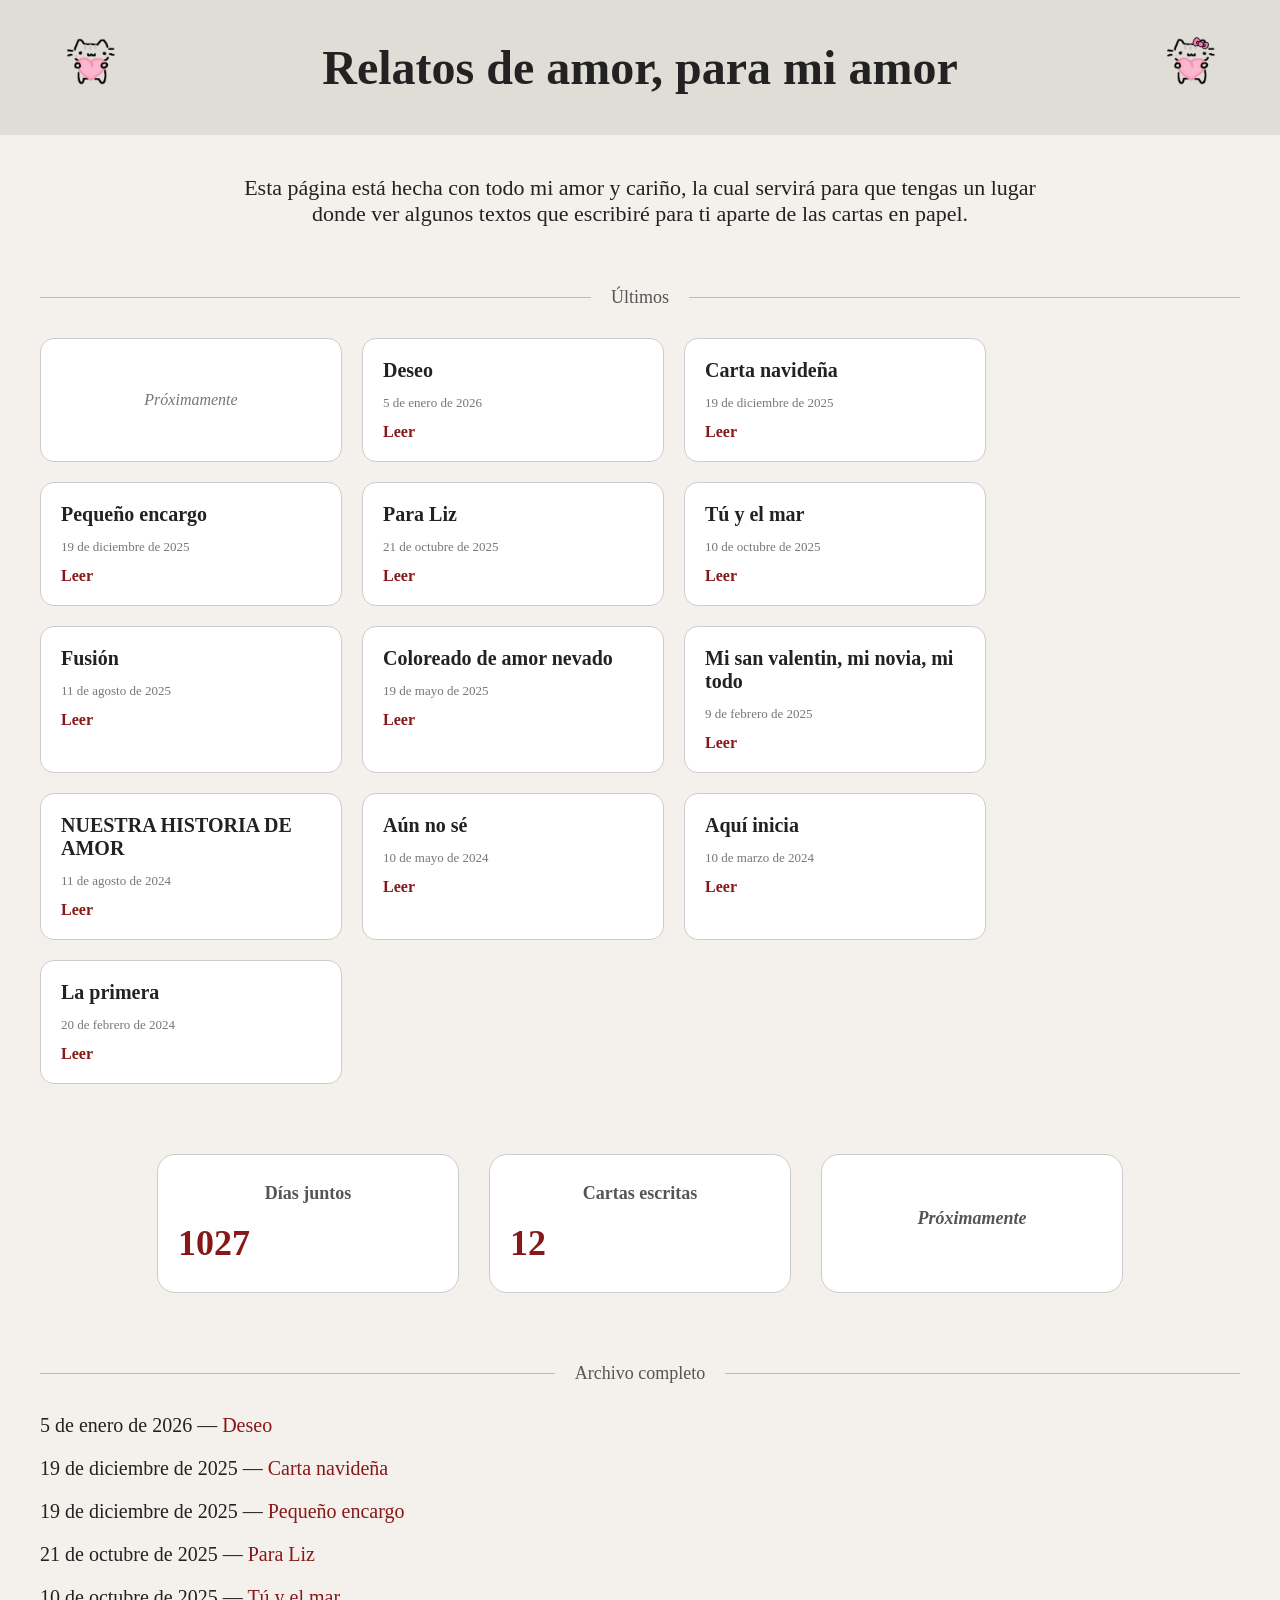
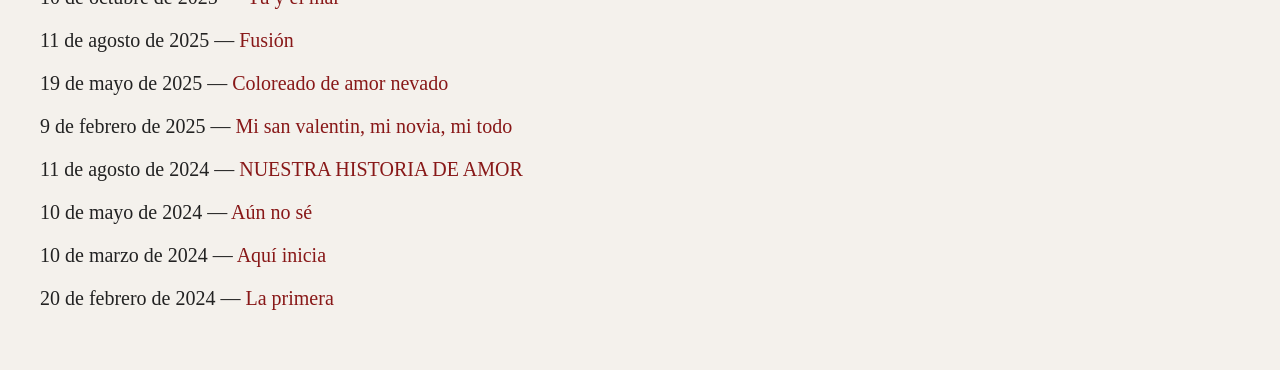
<file: index.html>
<!DOCTYPE html>
<html lang="es">
<head>
  <meta charset="UTF-8">
  <title>Relatos de amor, para mi amor</title>
  <link rel="stylesheet" href="style.css">
</head>

<body>

  <!-- Banner -->
  <header class="banner">
    <img src="imagenes/icono-izq.png" class="icono izquierda">
    <h1>Relatos de amor, para mi amor</h1>
    <img src="imagenes/icono-der.png" class="icono derecha">
  </header>

  <!-- Intro -->
  <p class="intro">
    Esta página está hecha con todo mi amor y cariño, la cual servirá para que tengas un lugar donde ver algunos textos que escribiré para ti aparte de las cartas en papel.
  </p>

  <!-- Últimos -->
  <div class="seccion">
    <span>Últimos</span>
  </div>

  <section id="ultimos"></section>

  <!-- Estadísticas -->
  <div class="stats">
    <div class="stat-card" id="dias-juntos">
      <h3>Días juntos</h3>
      <p>0</p>
    </div>

    <div class="stat-card" id="cartas-escritas">
      <h3>Cartas escritas</h3>
      <p>0</p>
    </div>

    <div class="stat-card proximamente">
      <h3>Próximamente</h3>
    </div>
  </div>

  <!-- Archivo -->
  <div class="seccion">
    <span>Archivo completo</span>
  </div>

  <section id="archivo"></section>

  <!-- Scripts -->
  <script src="app.js"></script>

</body>
</html>
</file>
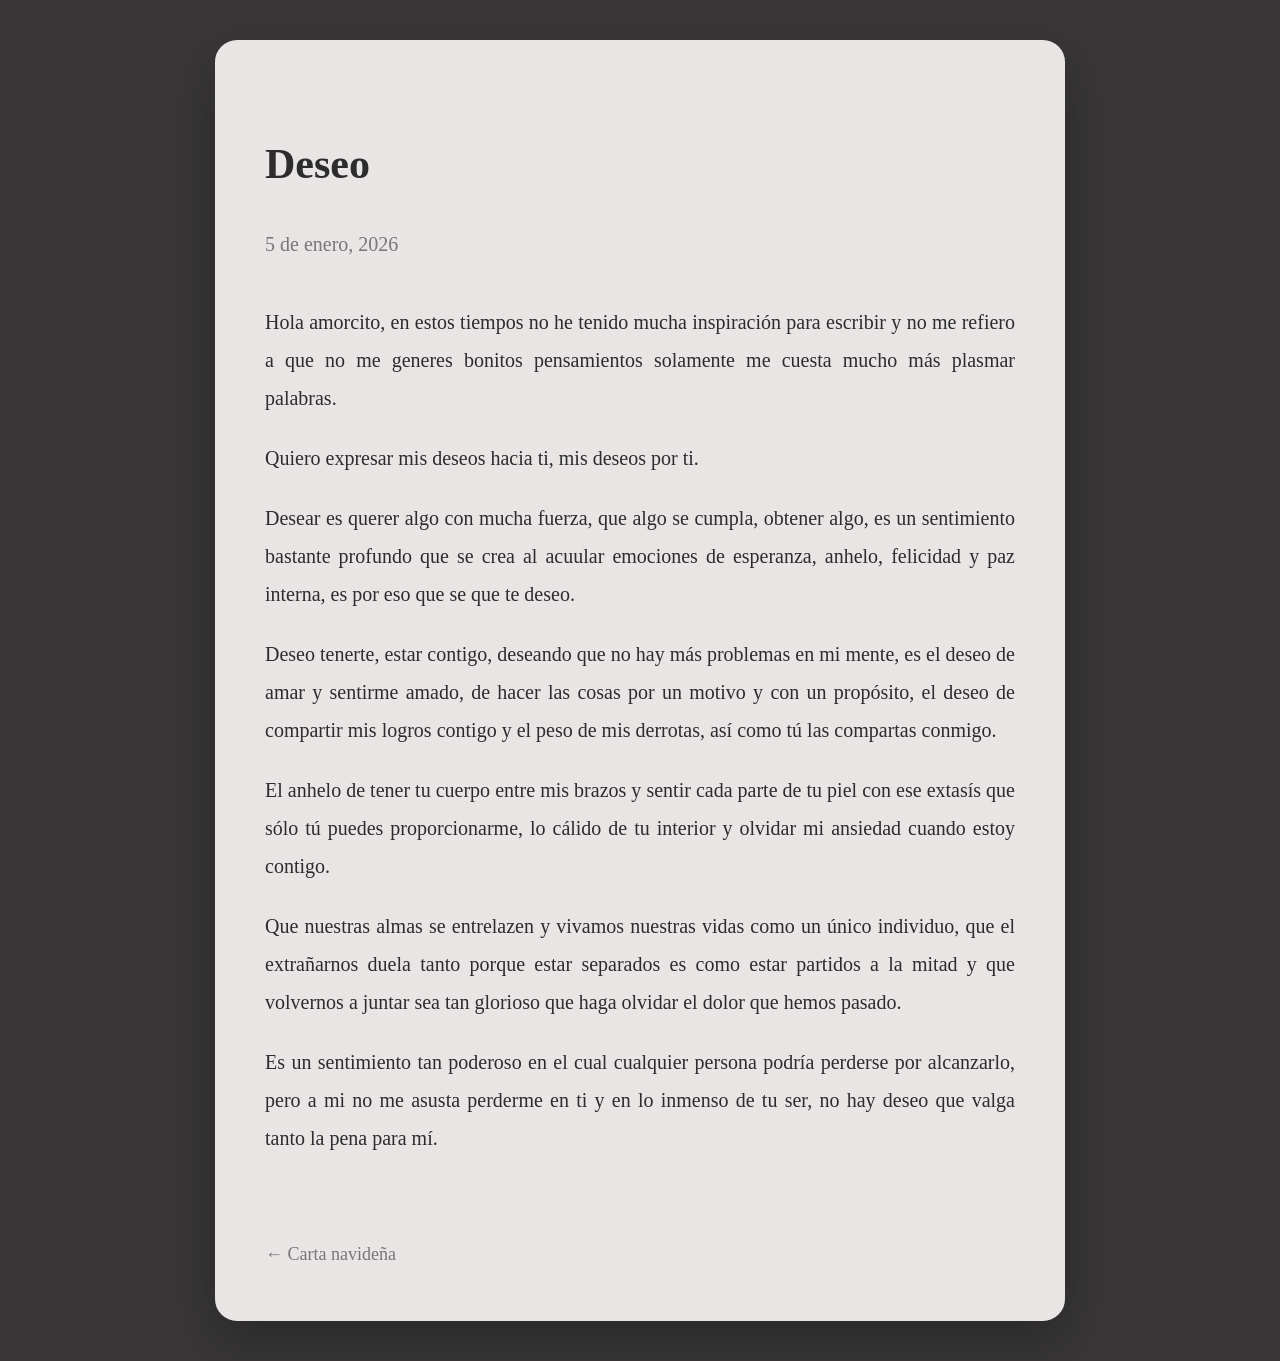
<file: textos/texto-001.html>
<!DOCTYPE html>
<html lang="es">
<head>


  <meta charset="UTF-8">
  <title>Deseo</title>
  <link rel="stylesheet" href="../style.css">
  <link rel="stylesheet" href="../lectura.css">
</head>
<script src="../nav.js"></script>
<body>

  <article>
    <h1>Deseo</h1>
    <p class="fecha">5 de enero, 2026</p>

    <div class="contenido">
      <p>Hola amorcito, en estos tiempos no he tenido mucha inspiración para escribir y no me refiero a que no me generes bonitos pensamientos solamente me cuesta mucho más plasmar palabras.</p>
      <p>Quiero expresar mis deseos hacia ti, mis deseos por ti.</p>
      <p>Desear es querer algo con mucha fuerza, que algo se cumpla, obtener algo, es un sentimiento bastante profundo que se crea al acuular emociones de esperanza, anhelo, felicidad y paz interna, es por eso que se que te deseo.</p>
      <p>Deseo tenerte, estar contigo, deseando que no hay más problemas en mi mente, es el deseo de amar y sentirme amado, de hacer las cosas por un motivo y con un propósito, el deseo de compartir mis logros contigo y el peso de mis derrotas, así como tú las compartas conmigo.</p>
      <p>El anhelo de tener tu cuerpo entre mis brazos y sentir cada parte de tu piel con ese extasís que sólo tú puedes proporcionarme, lo cálido de tu interior y olvidar mi ansiedad cuando estoy contigo.</p>
      <p>Que nuestras almas se entrelazen y vivamos nuestras vidas como un único individuo, que el extrañarnos duela tanto porque estar separados es como estar partidos a la mitad y que volvernos a juntar sea tan glorioso que haga olvidar el dolor que hemos pasado.</p>
      <p>Es un sentimiento tan poderoso en el cual cualquier persona podría perderse por alcanzarlo, pero a mi no me asusta perderme en ti y en lo inmenso de tu ser, no hay deseo que valga tanto la pena para mí.</p>
    
    </div>
    <nav class="nav-textos"></nav>
  </article>

</body>
</html>
</file>
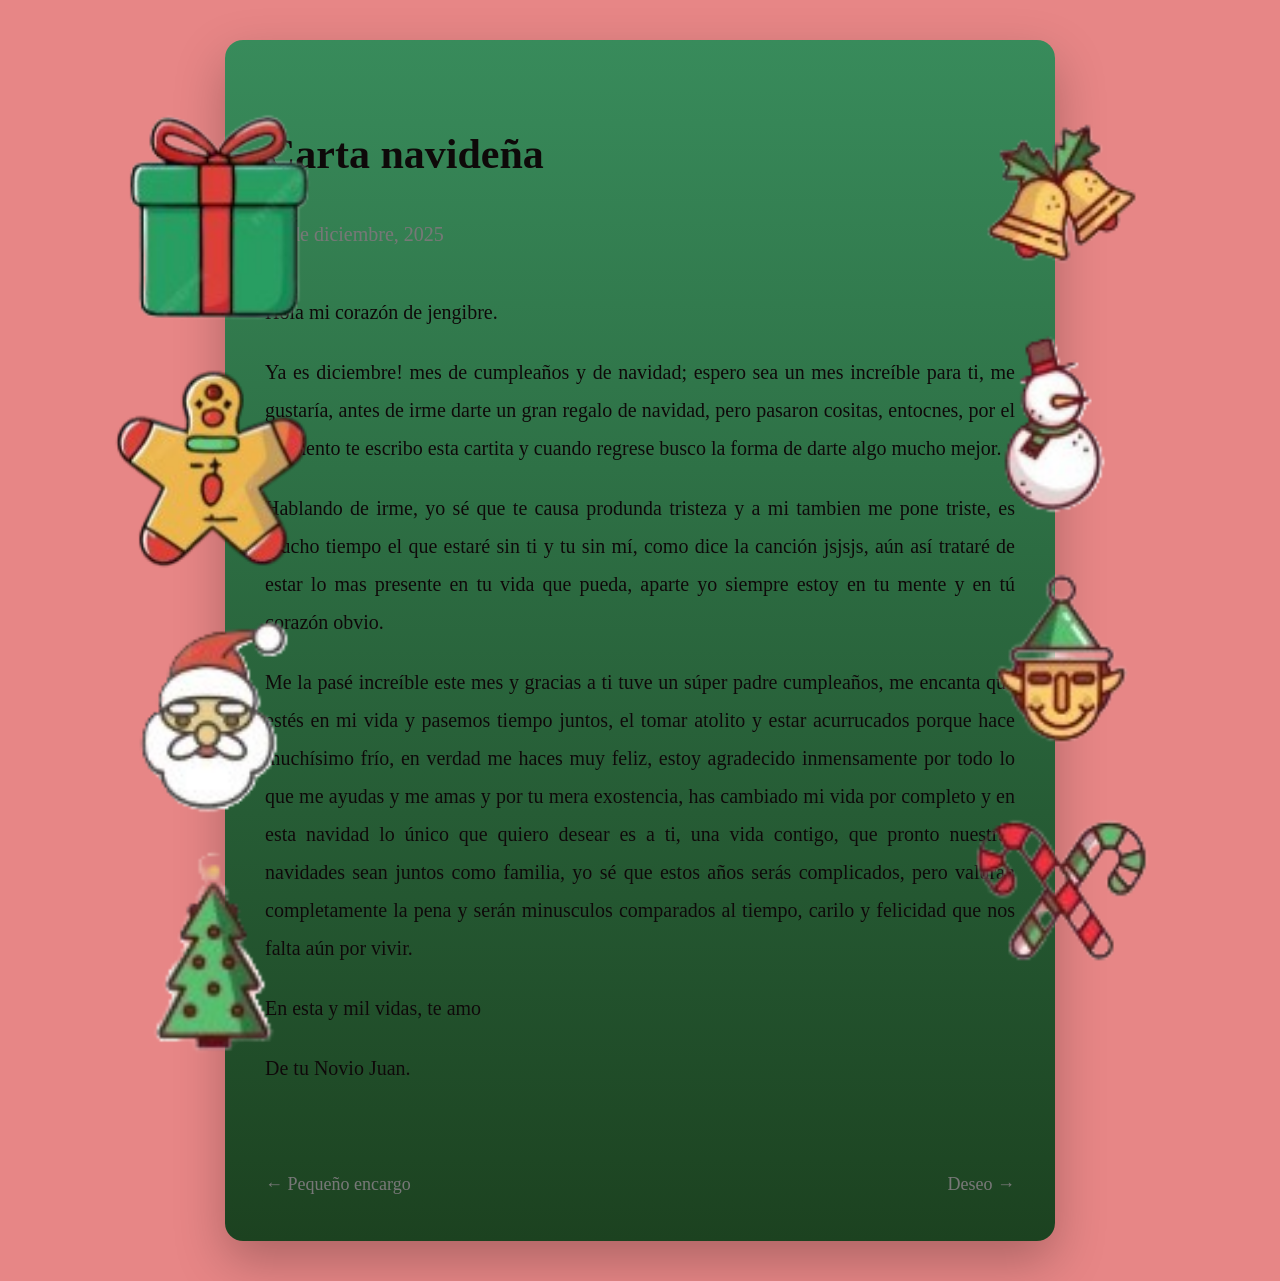
<file: textos/texto-002.html>
<!DOCTYPE html>
<html lang="es">
<head>
  <meta charset="UTF-8">
  <title>Carta navideña</title>
  <link rel="stylesheet" href="../style.css">
  <link rel="stylesheet" href="../lectura.css">
</head>
<script src="../nav.js"></script>
<body class="navidad">
  <article>
    <h1>Carta navideña</h1>
    <p class="fecha">19 de diciembre, 2025</p>

    <div class="contenido">
      <div class="img-lateral izquierda">
        <img src="../imagenes/1.png" >
        <img src="../imagenes/2.png" >
        <img src="../imagenes/3.png" >
        <img src="../imagenes/4.png" >
        </div>
      <div class="img-lateral derecha">
        <img src="../imagenes/5.png" >
        <img src="../imagenes/6.png" >
        <img src="../imagenes/7.png" >
        <img src="../imagenes/8.png" >
        </div>
        <p>Hola mi corazón de jengibre. </p>
        <p> Ya es diciembre! mes de cumpleaños y de navidad; espero sea un mes increíble para ti, me gustaría, antes de irme darte un gran regalo de navidad, pero pasaron cositas, entocnes, por el momento te escribo esta cartita y cuando regrese busco la forma de darte algo mucho mejor.</p>
        <p>Hablando de irme, yo sé que te causa produnda tristeza y a mi tambien me pone triste, es mucho tiempo el que estaré sin ti y tu sin mí, como dice la canción jsjsjs, aún así trataré de estar lo mas presente en tu vida que pueda, aparte yo siempre estoy en tu mente y en tú corazón obvio.</p>
        <p>Me la pasé increíble este mes y gracias a ti tuve un súper padre cumpleaños, me encanta que estés en mi vida y pasemos tiempo juntos, el tomar atolito y estar acurrucados porque hace muchísimo frío, en verdad me haces muy feliz, estoy agradecido inmensamente por todo lo que me ayudas y me amas y por tu mera exostencia, has cambiado mi vida por completo y en esta navidad lo único que quiero desear es a ti, una vida contigo, que pronto nuestras navidades sean juntos como familia, yo sé que estos años serás complicados, pero valdrán completamente la pena y serán minusculos comparados al tiempo, carilo y felicidad que nos falta aún por vivir.</p>
        <p>En esta y mil vidas, te amo</p>
        <p>De tu Novio Juan.</p>

    </div>
    <nav class="nav-textos"></nav>
  </article>

</body>
</html>
</file>
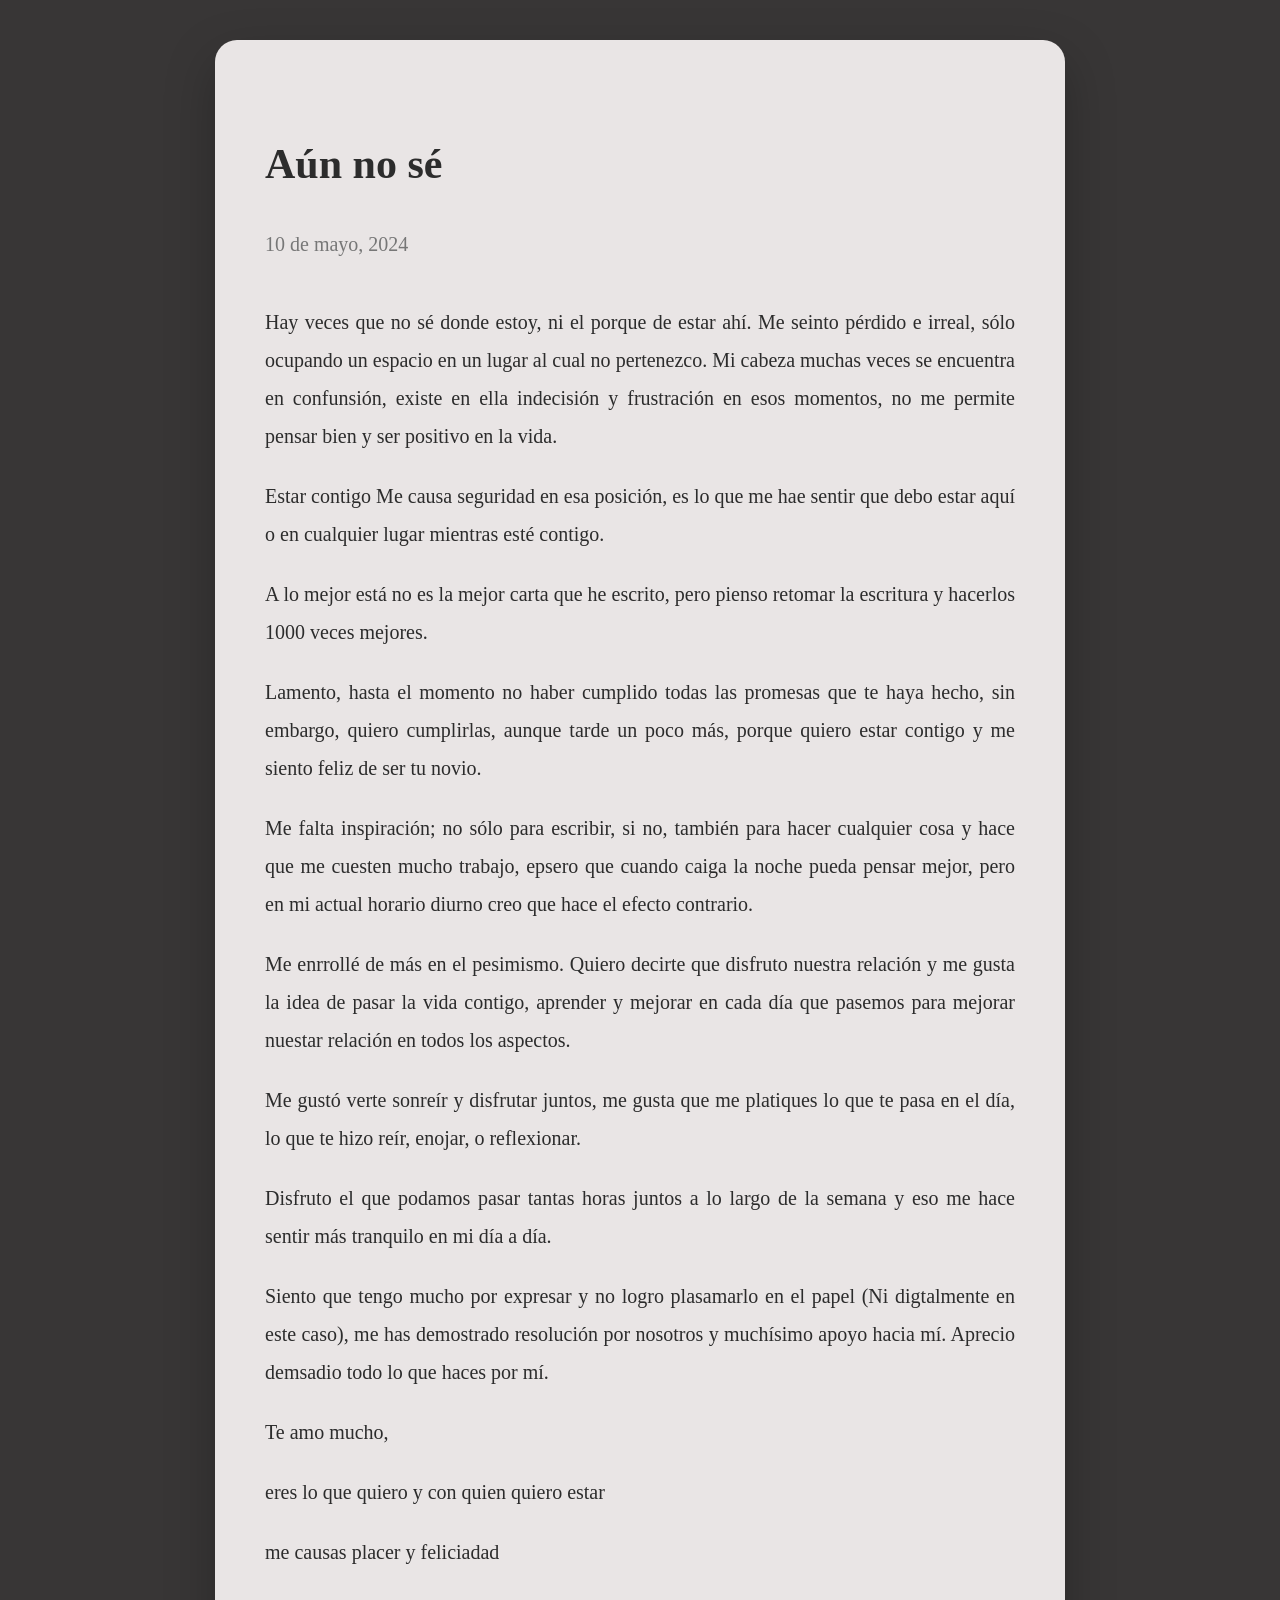
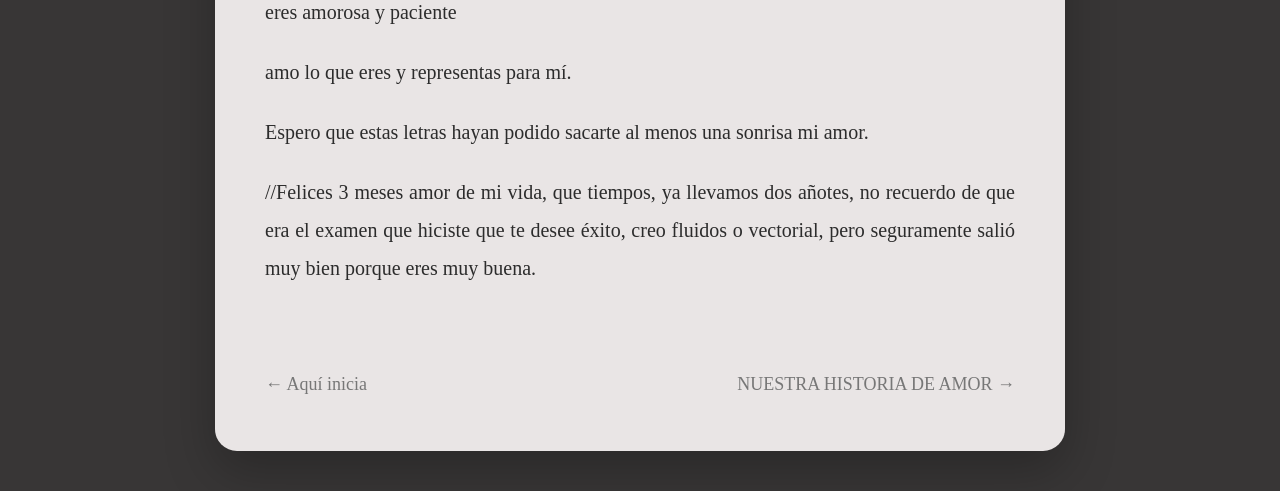
<file: textos/texto-003.html>
<!DOCTYPE html>
<html lang="es">
<head>
  <meta charset="UTF-8">
  <title>Aún no sé</title>
  <link rel="stylesheet" href="../style.css">
  <link rel="stylesheet" href="../lectura.css">
</head>
<script src="../nav.js"></script>
<body>

  <article>
    <h1>Aún no sé</h1>
    <p class="fecha">10 de mayo, 2024</p>

    <div class="contenido">
      <p>Hay veces que no sé donde estoy, ni el porque de estar ahí. Me seinto pérdido e irreal, sólo ocupando un espacio en un lugar al cual no pertenezco. Mi cabeza muchas veces se encuentra en confunsión, existe en ella indecisión y frustración en esos momentos, no me permite pensar bien y ser positivo en la vida.</p>
      <p>Estar contigo Me causa seguridad en esa posición, es lo que me hae sentir que debo estar aquí o en cualquier lugar mientras esté contigo.</p>
      <p>A lo mejor está no es la mejor carta que he escrito, pero pienso retomar la escritura y hacerlos 1000 veces mejores.</p>
      <p>        Lamento, hasta el momento no haber cumplido todas las promesas que te haya hecho, sin embargo, quiero cumplirlas, aunque tarde un poco más, porque quiero estar contigo y me siento feliz de ser tu novio.
</p>
      <p>        Me falta inspiración; no sólo para escribir, si no, también para hacer cualquier cosa y hace que me cuesten mucho trabajo, epsero que cuando caiga la noche pueda pensar mejor, pero en mi actual horario diurno creo que hace el efecto contrario.
</p>
      <p>        Me enrrollé de más en el pesimismo. Quiero decirte que disfruto nuestra relación y me gusta la idea de pasar la vida contigo, aprender y mejorar en cada día que pasemos para mejorar nuestar relación en todos los aspectos.
</p>
      <p>        Me gustó verte sonreír y disfrutar juntos, me gusta que me platiques lo que te pasa en el día, lo que te hizo reír, enojar, o reflexionar.
</p>
      <p>        Disfruto el que podamos pasar tantas horas juntos a lo largo de la semana y eso me hace sentir más tranquilo en mi día a día.
</p>
      <p>        Siento que tengo mucho por expresar y no logro plasamarlo en el papel (Ni digtalmente en este caso), me has demostrado resolución por nosotros y muchísimo apoyo hacia mí. Aprecio demsadio todo lo que haces por mí.
</p>
      <p>        Te amo mucho,
</p>
      <p>        eres lo que quiero y con quien quiero estar
</p>
      <p>        me causas placer y feliciadad
</p>
      <p>        eres amorosa y paciente
</p>
      <p>        amo lo que eres y representas para mí.
</p>
      <p>        Espero que estas letras hayan podido sacarte al menos una sonrisa mi amor.
</p>
      <p>        //Felices 3 meses amor de mi vida, que tiempos, ya llevamos dos añotes, no recuerdo de que era el examen que hiciste que te desee éxito, creo fluidos o vectorial, pero seguramente salió muy bien porque eres muy buena.
</p>
        
        



    </div>
    <nav class="nav-textos"></nav>
  </article>

</body>
</html>
</file>
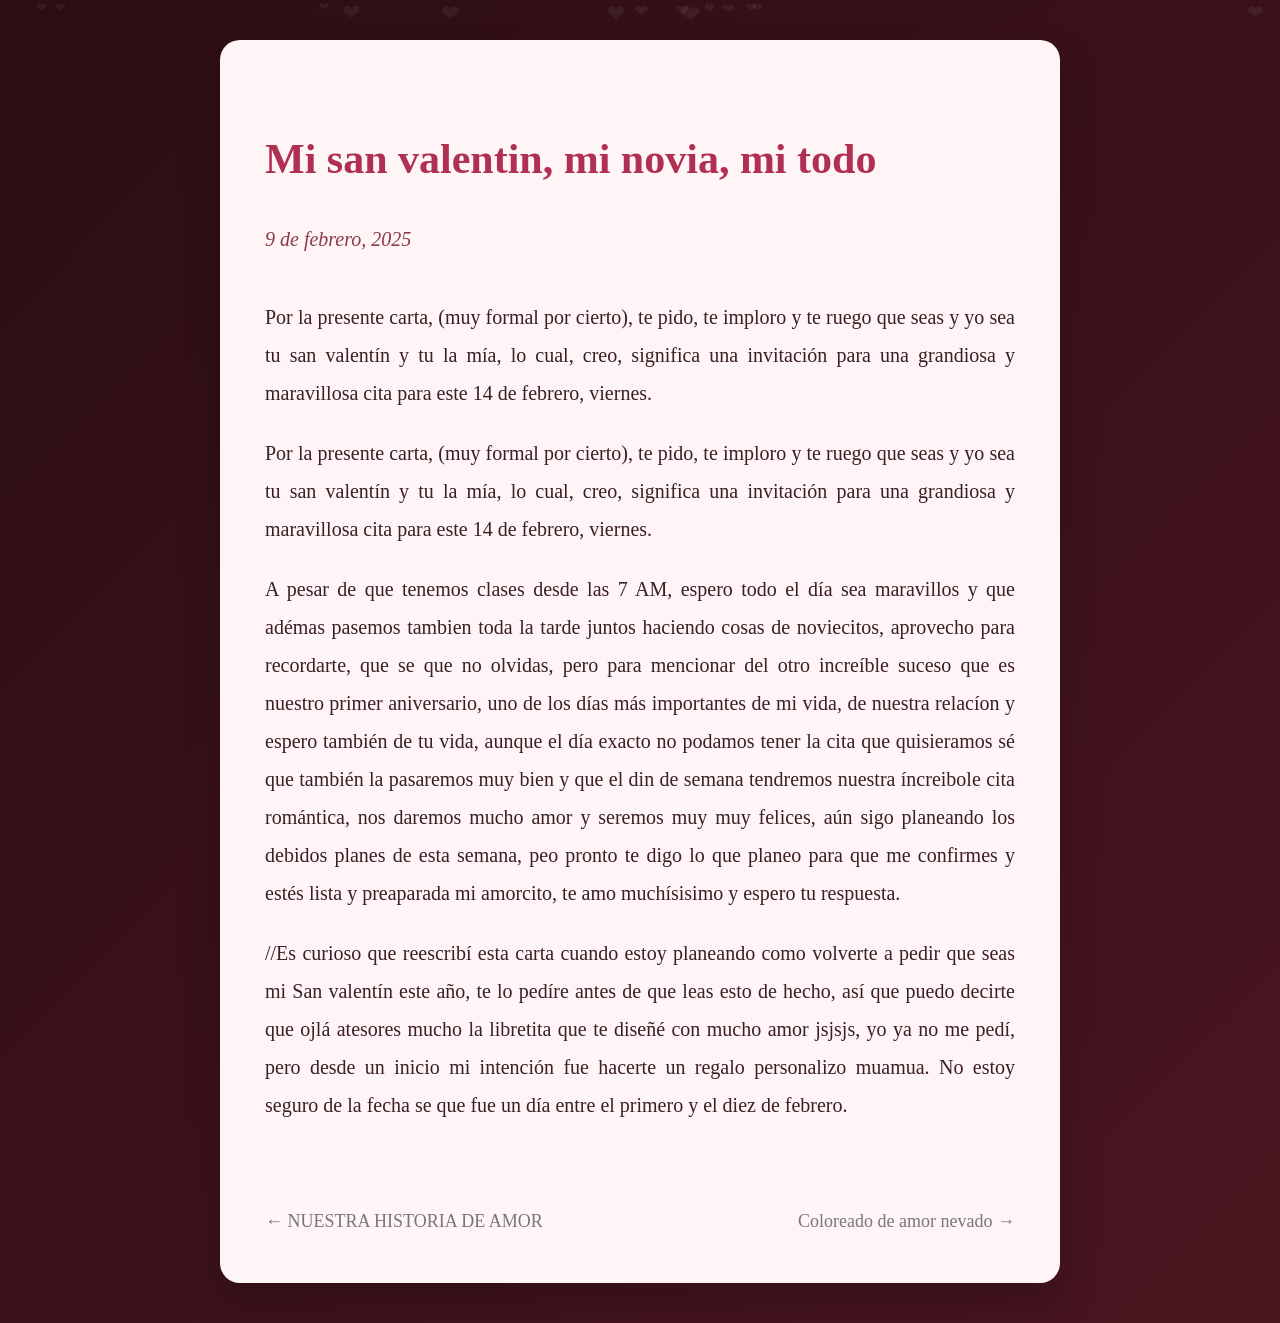
<file: textos/texto-004.html>
<!DOCTYPE html>
<html lang="es">
<head>
  <meta charset="UTF-8">
  <title>Mi san valentin, mi novia, mi todo</title>
  <link rel="stylesheet" href="../style.css">
  <link rel="stylesheet" href="../lectura.css">
</head>
<div class="corazones-valentin"></div>
<body class="valentin">

  <article>
    <h1>Mi san valentin, mi novia, mi todo</h1>
    <p class="fecha">9 de febrero, 2025</p>

    <div class="contenido">
      <p>        Por la presente carta, (muy formal por cierto), te pido, te imploro y te ruego que seas y yo sea tu san valentín y tu la mía, lo cual, creo, significa una invitación para una grandiosa y maravillosa cita para este 14 de febrero, viernes.
</p>
      <p>        Por la presente carta, (muy formal por cierto), te pido, te imploro y te ruego que seas y yo sea tu san valentín y tu la mía, lo cual, creo, significa una invitación para una grandiosa y maravillosa cita para este 14 de febrero, viernes.
</p>
      <p>        A pesar de que tenemos clases desde las 7 AM, espero todo el día sea maravillos y que adémas pasemos tambien toda la tarde juntos haciendo cosas de noviecitos, aprovecho para recordarte, que se que no olvidas, pero para mencionar del otro increíble suceso que es nuestro primer aniversario, uno de los días más importantes de mi vida, de nuestra relacíon y espero también de tu vida, aunque el día exacto no podamos tener la cita que quisieramos sé que también la pasaremos muy bien y que el din de semana tendremos nuestra íncreibole cita romántica, nos daremos mucho amor y seremos muy muy felices, aún sigo planeando los debidos planes de esta semana, peo pronto te digo lo que planeo para que me confirmes y estés lista y preaparada mi amorcito, te amo muchísisimo y espero tu respuesta.
</p>
      <p>        //Es curioso que reescribí esta carta cuando estoy planeando como volverte a pedir que seas mi San valentín este año, te lo pedíre antes de que leas esto de hecho, así que puedo decirte que ojlá atesores mucho la libretita que te diseñé con mucho amor jsjsjs, yo ya no me pedí, pero desde un inicio mi intención fue hacerte un regalo personalizo muamua. No estoy seguro de la fecha se que fue un día entre el primero y el diez de febrero.
</p>
        
      
    </div>

    <nav class="nav-textos"></nav>
  </article>

  <script src="../nav.js"></script>
  <script>
const cont = document.querySelector(".corazones-valentin");
for (let i = 0; i < 14; i++) {
  const c = document.createElement("div");
  c.className = "corazon-v";
  c.textContent = "❤";
  c.style.left = Math.random() * 100 + "vw";
  c.style.animationDelay = Math.random() * 18 + "s";
  c.style.fontSize = 12 + Math.random() * 14 + "px";
  cont.appendChild(c);
}
</script>

</body>
</html>
</file>
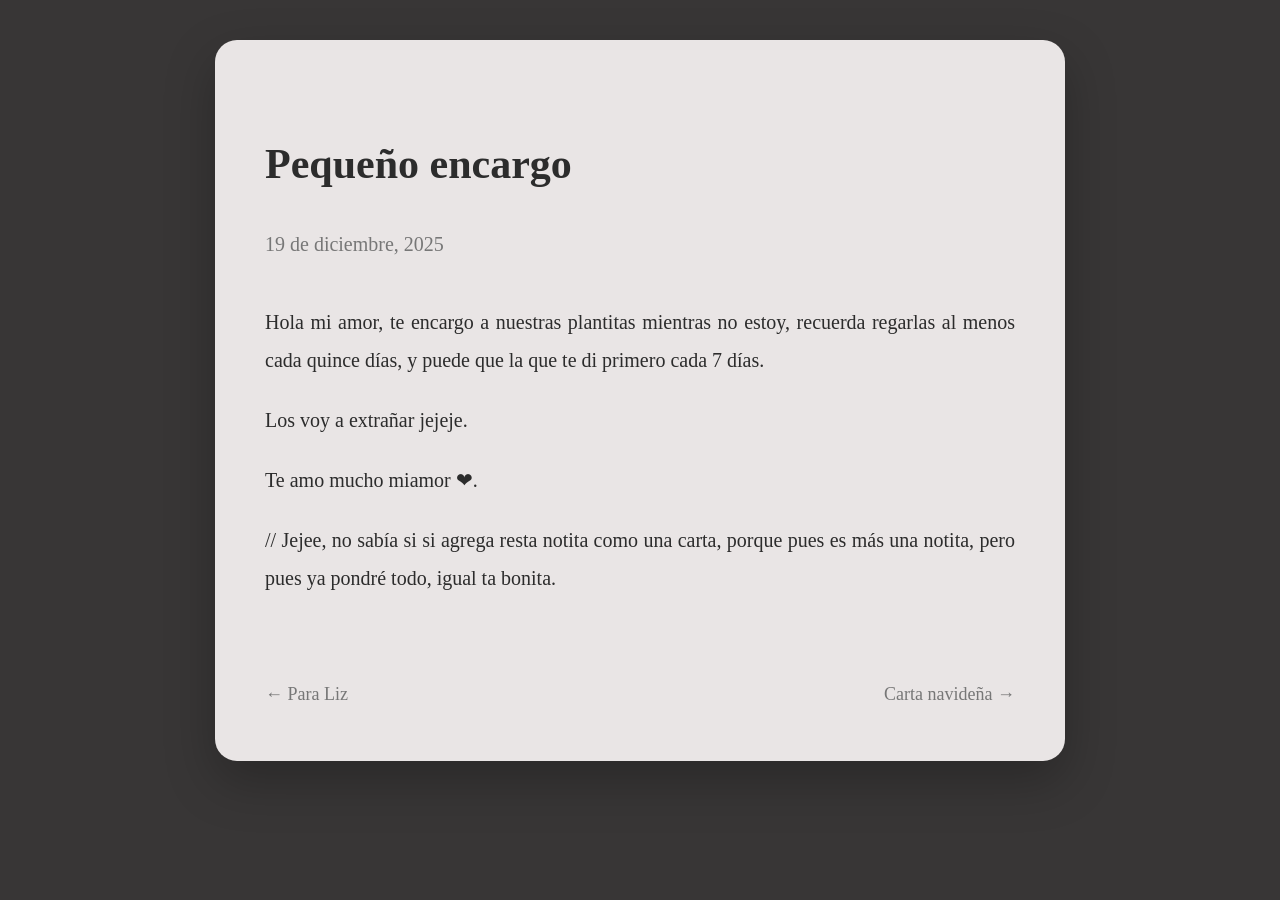
<file: textos/texto-005.html>
<!DOCTYPE html>
<html lang="es">
<head>
  <meta charset="UTF-8">
  <title>Pequeño encargo</title>
  <link rel="stylesheet" href="../style.css">
  <link rel="stylesheet" href="../lectura.css">
</head>
<script src="../nav.js"></script>
<body>

  <article>
    <h1>Pequeño encargo</h1>
    <p class="fecha">19 de diciembre, 2025</p>

    <div class="contenido">
      <p>Hola mi amor, te encargo a nuestras plantitas mientras no estoy, recuerda regarlas al menos cada quince días, y puede que la que te di primero cada 7 días.</p>
      <p>Los voy a extrañar jejeje.</p>
      <p>Te amo mucho miamor ❤.</p>
      <p>        //  Jejee, no sabía si si agrega resta notita como una carta, porque pues es más una notita, pero pues ya pondré todo, igual ta bonita.
</p>
    </div>
    <nav class="nav-textos"></nav>
  </article>

</body>
</html>
</file>
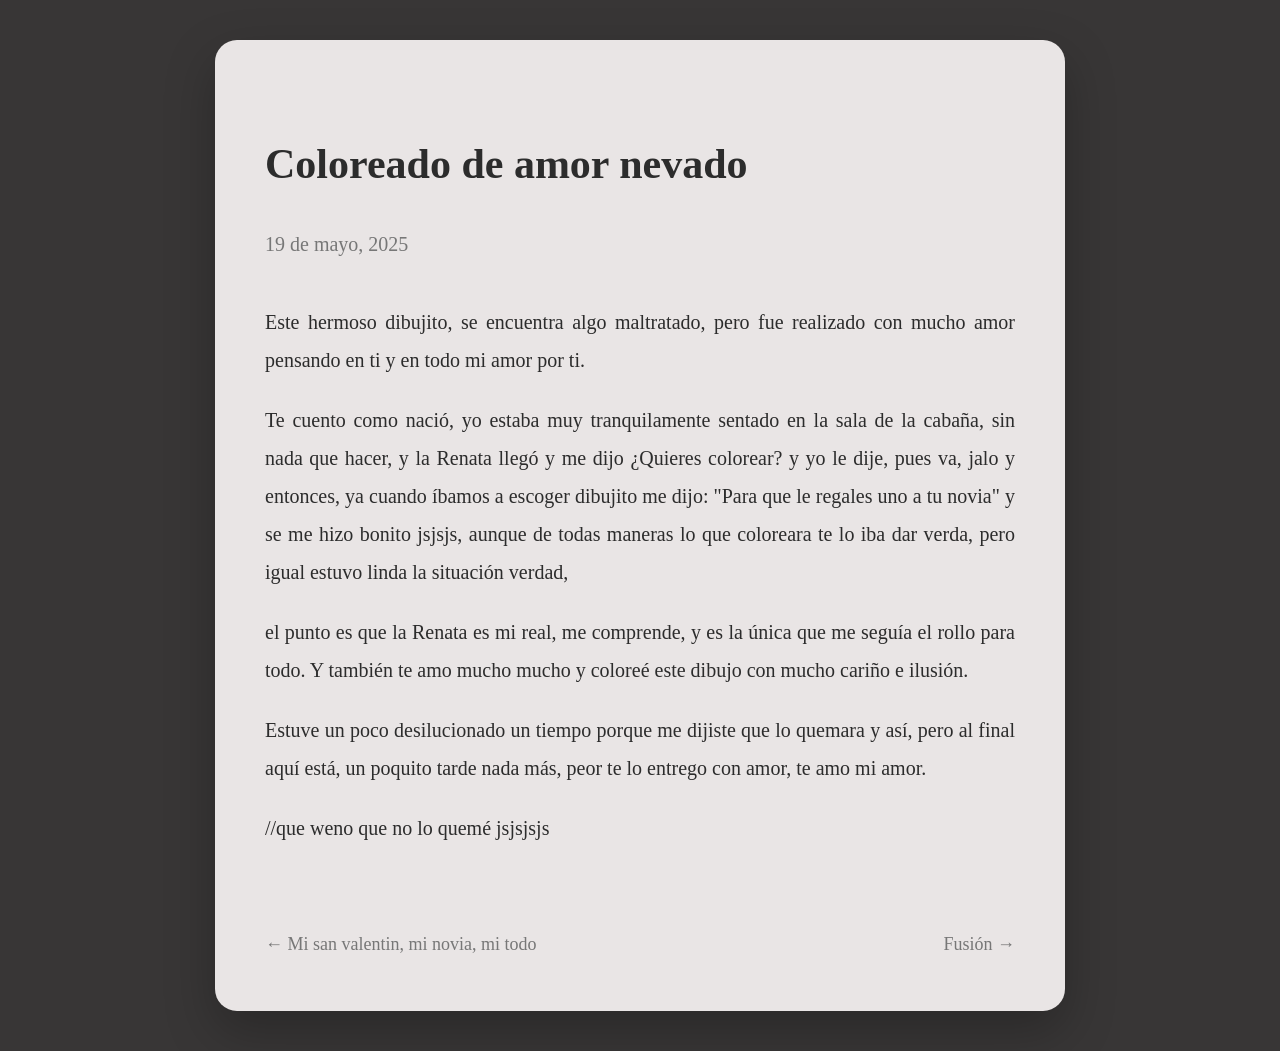
<file: textos/texto-006.html>
<!DOCTYPE html>
<html lang="es">
<head>
  <meta charset="UTF-8">
  <title>Coloreado de amor nevado</title>
  <link rel="stylesheet" href="../style.css">
  <link rel="stylesheet" href="../lectura.css">
</head>
<script src="../nav.js"></script>
<body>

  <article>
    <h1>Coloreado de amor nevado</h1>
    <p class="fecha">19 de mayo, 2025</p>

    <div class="contenido">
      <p>        Este hermoso dibujito, se encuentra algo maltratado, pero fue realizado con mucho amor pensando en ti y en todo mi amor por ti.
</p>
      <p>        Te cuento como nació, yo estaba muy tranquilamente sentado en la sala de la cabaña, sin nada que hacer, y la Renata llegó y me dijo ¿Quieres colorear? y yo le dije, pues va, jalo y entonces, ya cuando íbamos a escoger dibujito me dijo: "Para que le regales uno a tu novia" y se me hizo bonito jsjsjs, aunque de todas maneras lo que coloreara te lo iba dar verda, pero igual estuvo linda la situación verdad,
</p>
      <p>        el punto es que la Renata es mi real, me comprende, y es la única que me seguía el rollo para todo. Y también te amo mucho mucho y coloreé este dibujo con mucho cariño e ilusión.
</p>
      <p>        Estuve un poco desilucionado un tiempo porque me dijiste que lo quemara y así, pero al final aquí está, un poquito tarde nada más, peor te lo entrego con amor, te amo mi amor.
</p>
      <p>        //que weno que no lo quemé jsjsjsjs
</p>

    </div>
    <nav class="nav-textos"></nav>
  </article>

</body>
</html>
</file>
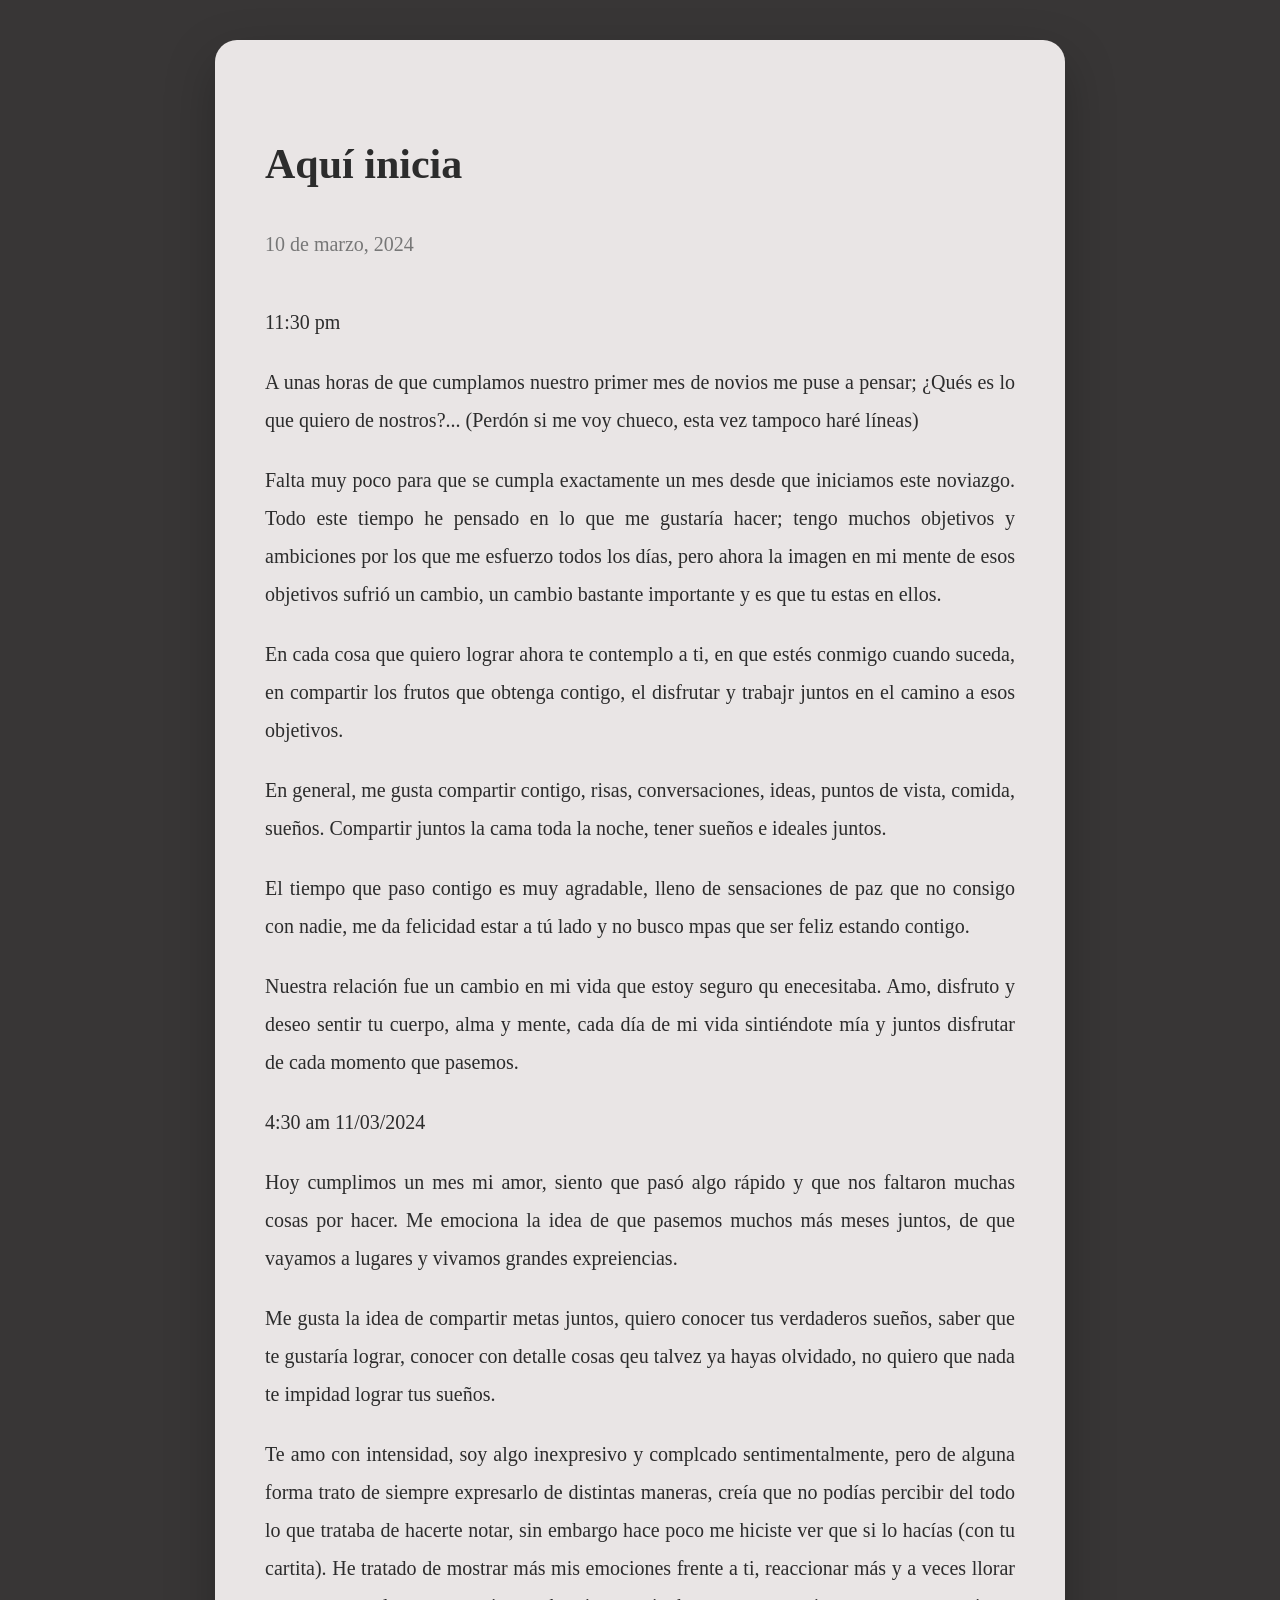
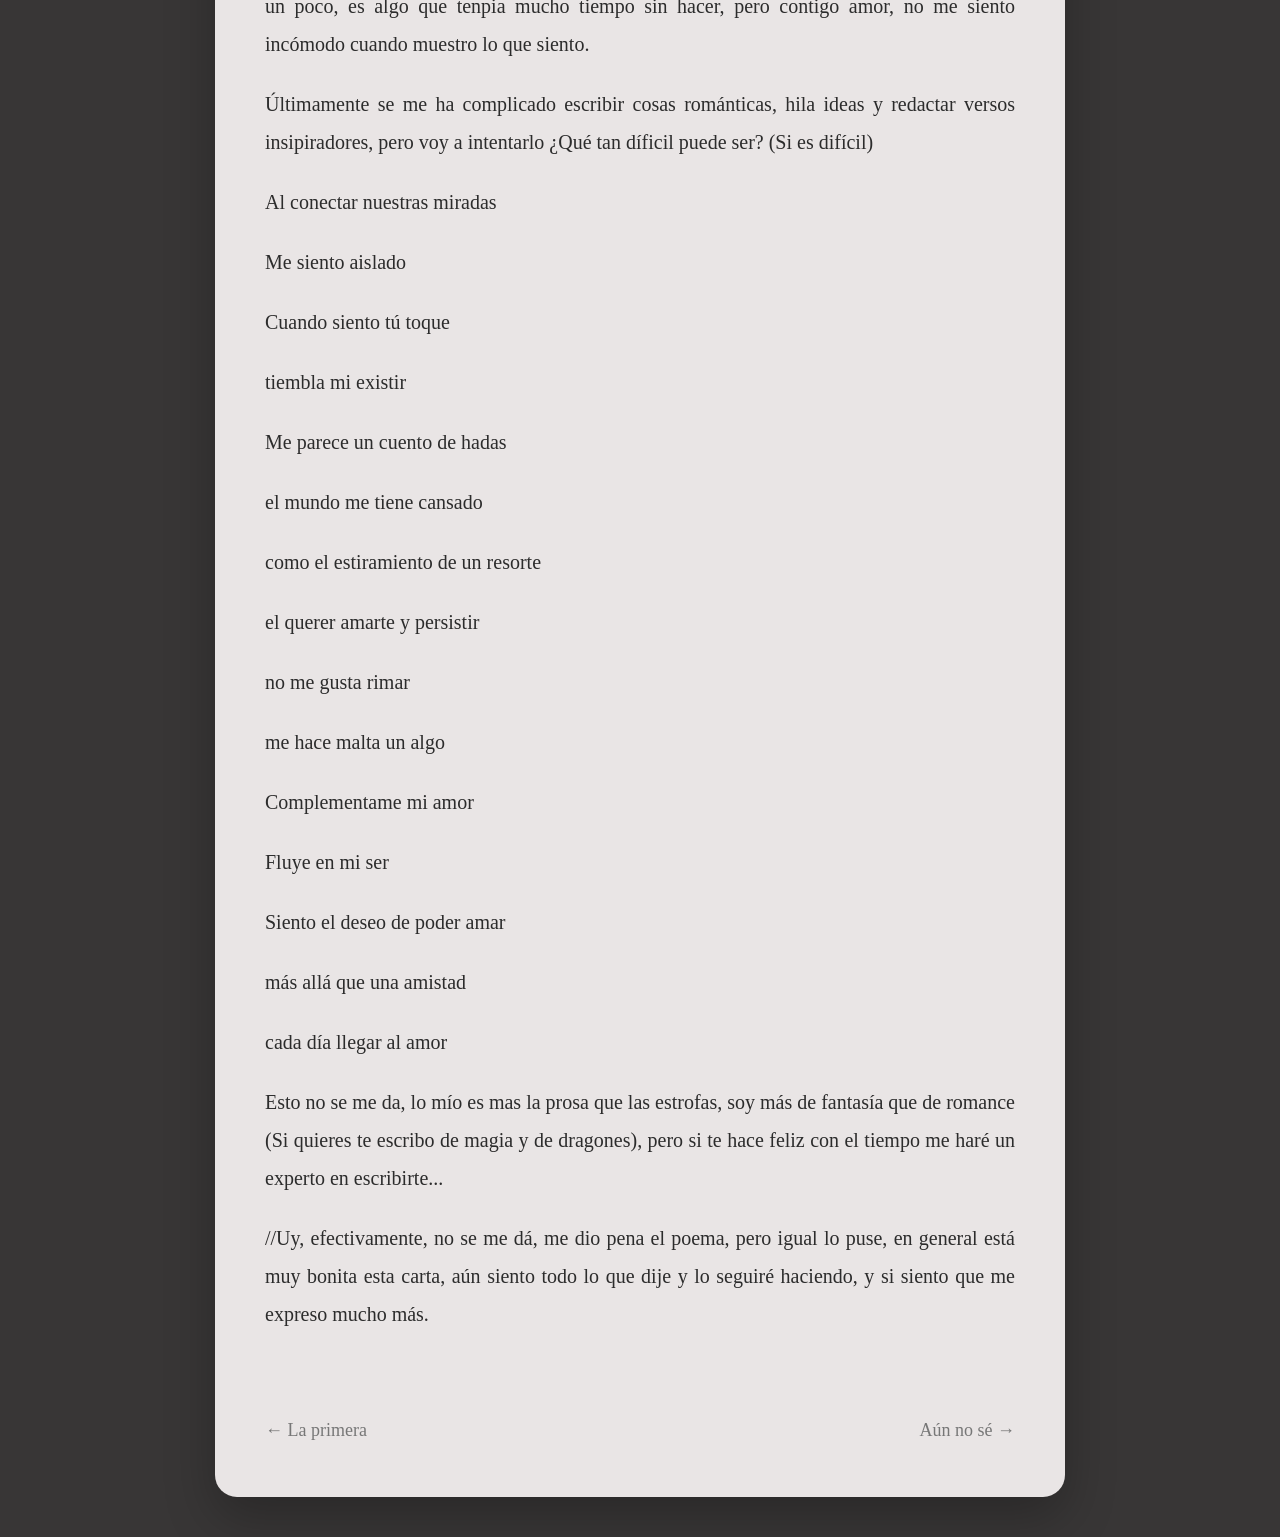
<file: textos/texto-007.html>
<!DOCTYPE html>
<html lang="es">
<head>
  <meta charset="UTF-8">
  <title>Aquí inicia</title>
  <link rel="stylesheet" href="../style.css">
  <link rel="stylesheet" href="../lectura.css">
</head>
<script src="../nav.js"></script>
<body>

  <article> 
    <h1>Aquí inicia</h1>
    <p class="fecha">10 de marzo, 2024</p>
    <div class="contenido">
      <p>
       11:30 pm
      </p>
      <p>
       A unas horas de que cumplamos nuestro primer mes de novios me puse a pensar; ¿Qués es lo que quiero de nostros?...
       (Perdón si me voy chueco, esta vez tampoco haré líneas)

      </p>
      <p>
      Falta muy poco para que se cumpla exactamente un mes desde que iniciamos este noviazgo. Todo este tiempo he pensado en lo que me gustaría hacer; 
      tengo muchos objetivos y ambiciones por los que me esfuerzo todos los días, pero ahora la imagen en mi mente de esos objetivos sufrió un cambio, un cambio bastante importante y es que tu estas en ellos.
      
      </p>
      <p>En cada cosa que quiero lograr ahora te contemplo a ti, en que estés conmigo cuando suceda, en compartir los frutos que obtenga contigo, el disfrutar y trabajr juntos en el camino a esos objetivos.</p>
      <p>En general, me gusta compartir contigo, risas, conversaciones, ideas, puntos de vista, comida, sueños. Compartir juntos la cama toda la noche, tener sueños e ideales juntos.</p>
      <p>El tiempo que paso contigo es muy agradable, lleno de sensaciones de paz que no consigo con nadie, me da felicidad estar a tú lado y no busco mpas que ser feliz estando contigo.</p>
      <p>Nuestra relación fue un cambio en mi vida que estoy seguro qu enecesitaba. Amo, disfruto y deseo sentir tu cuerpo, alma y mente, cada día de mi vida sintiéndote mía y juntos disfrutar de cada momento que pasemos.</p>
      <p>4:30 am 11/03/2024</p>
      <p>Hoy cumplimos un mes mi amor, siento que pasó algo rápido y que nos faltaron muchas cosas por hacer. Me emociona la idea de que pasemos muchos más meses juntos, de que vayamos a lugares y vivamos grandes expreiencias.</p>
      <p>Me gusta la idea de compartir metas juntos, quiero conocer tus verdaderos sueños, saber que te gustaría lograr, conocer con detalle cosas qeu talvez ya hayas olvidado, no quiero que nada te impidad lograr tus sueños.</p>
      <p>Te amo con intensidad, soy algo inexpresivo y complcado sentimentalmente, pero de alguna forma trato de siempre expresarlo de distintas maneras, creía que no podías percibir del todo lo que trataba de hacerte notar, sin embargo hace poco me hiciste ver que si lo hacías (con tu cartita). He tratado de mostrar más mis emociones frente a ti, reaccionar más y a veces llorar un poco, es algo que tenpia mucho tiempo sin hacer, pero contigo amor, no me siento incómodo cuando muestro lo que siento.</p>
      <p>Últimamente se me ha complicado escribir cosas románticas, hila ideas y redactar versos insipiradores, pero voy a intentarlo ¿Qué tan díficil puede ser? (Si es difícil)</p>
      <p>Al conectar nuestras miradas</p>
      <p>Me siento aislado</p>
      <p>Cuando siento tú toque</p>
      <p>tiembla mi existir</p>
      <p>Me parece un cuento de hadas</p>
      <p>el mundo me tiene cansado</p>
      <p>como el estiramiento de un resorte</p>
      <p>el querer amarte y persistir</p>
      <p>no me gusta rimar</p>
      <p>me hace malta un algo</p>
      <p>Complementame mi amor</p>
      <p>Fluye en mi ser</p>
      <p>Siento el deseo de poder amar</p>
      <p>más allá que una amistad</p>
      <p>cada día llegar al amor</p>

      <p>Esto no se me da, lo mío es mas la prosa que las estrofas, soy más de fantasía que de romance (Si quieres te escribo de magia y de dragones), pero si te hace feliz con el tiempo me haré un experto en escribirte...</p>

      <p>//Uy, efectivamente, no se me dá, me dio pena el poema, pero igual lo puse, en general está muy bonita esta carta, aún siento todo lo que dije y lo seguiré haciendo, y si siento que me expreso mucho más.</p>
    </div>
    <nav class="nav-textos"></nav>
  </article>

</body>
</html>
</file>
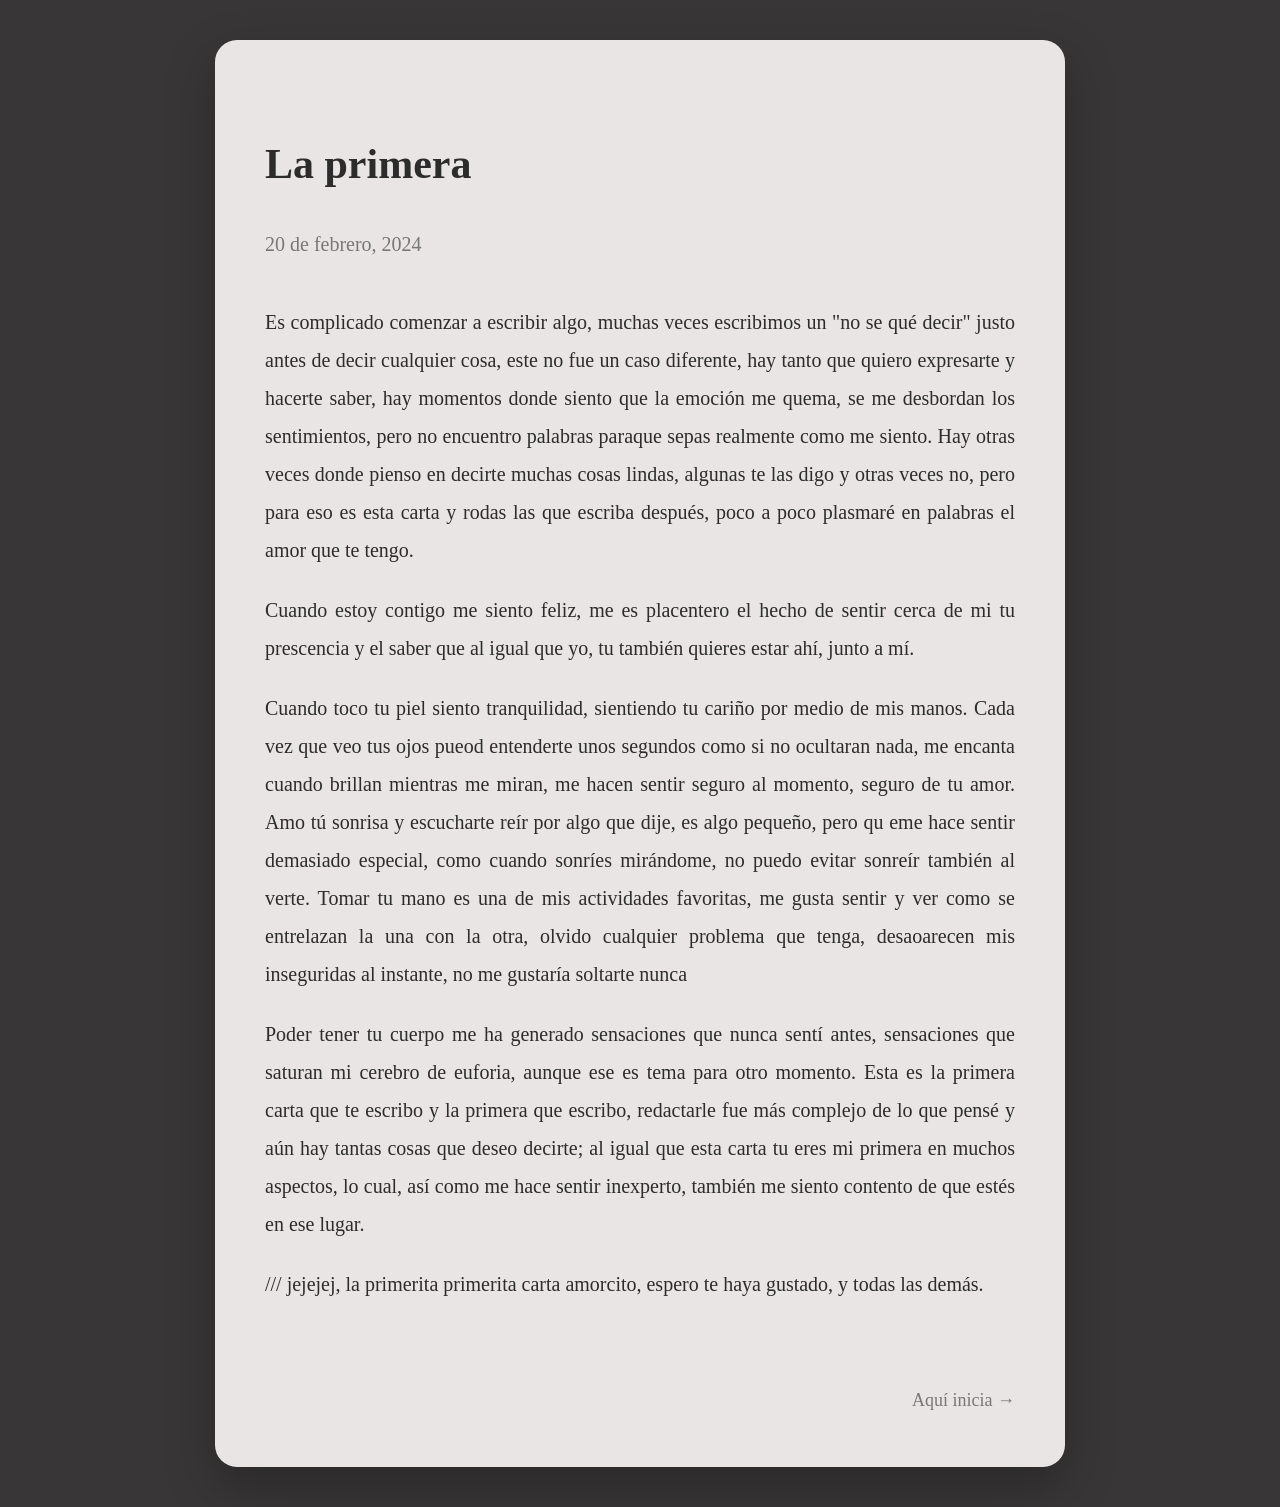
<file: textos/texto-008.html>
<!DOCTYPE html>
<html lang="es">
<head>
  <meta charset="UTF-8">
  <title>La primera</title>
  <link rel="stylesheet" href="../style.css">
  <link rel="stylesheet" href="../lectura.css">
</head>
<script src="../nav.js"></script>
<body>

  <article>
    <h1>La primera</h1>
    <p class="fecha">20 de febrero, 2024</p>

    <div class="contenido">
      <p>Es complicado comenzar a escribir algo, muchas veces escribimos un "no se qué decir" justo antes de decir cualquier cosa, este no fue un caso diferente, hay tanto que quiero expresarte y hacerte saber, hay momentos donde siento que la emoción me quema, se me desbordan los sentimientos, pero no encuentro palabras paraque sepas realmente como me siento. Hay otras veces donde pienso en decirte muchas cosas lindas, algunas te las digo y otras veces no, pero para eso es esta carta y rodas las que escriba después, poco a poco plasmaré en palabras el amor que te tengo.</p>
      <p>Cuando estoy contigo me siento feliz, me es placentero el hecho de sentir cerca de mi tu prescencia y el saber que al igual que yo, tu también quieres estar ahí, junto a mí.</p>
      <p>Cuando toco tu piel siento tranquilidad, sientiendo tu cariño por medio de mis manos. Cada vez que veo tus ojos pueod entenderte unos segundos como si no ocultaran nada, me encanta cuando brillan mientras me miran, me hacen sentir seguro al momento, seguro de tu amor. Amo tú sonrisa y escucharte reír por algo que dije, es algo pequeño, pero qu eme hace sentir demasiado especial, como cuando sonríes mirándome, no puedo evitar sonreír también al verte. Tomar tu mano es una de mis actividades favoritas, me gusta sentir y ver como se entrelazan la una con la otra, olvido cualquier problema que tenga, desaoarecen mis inseguridas al instante, no me gustaría soltarte nunca</p>
      <p>Poder tener tu cuerpo me ha generado sensaciones que nunca sentí antes, sensaciones que saturan mi cerebro de euforia, aunque ese es tema para otro momento. Esta es la primera carta que te escribo y la primera que escribo, redactarle fue más complejo de lo que pensé y aún hay tantas cosas que deseo decirte; al igual que esta carta tu eres mi primera en muchos aspectos, lo cual, así como me hace sentir inexperto, también me siento contento de que estés en ese lugar.</p>
      <p>/// jejejej, la primerita primerita carta amorcito, espero te haya gustado, y todas las demás.</p>
    </div>
    <nav class="nav-textos"></nav>
  </article>

</body>
</html>
</file>
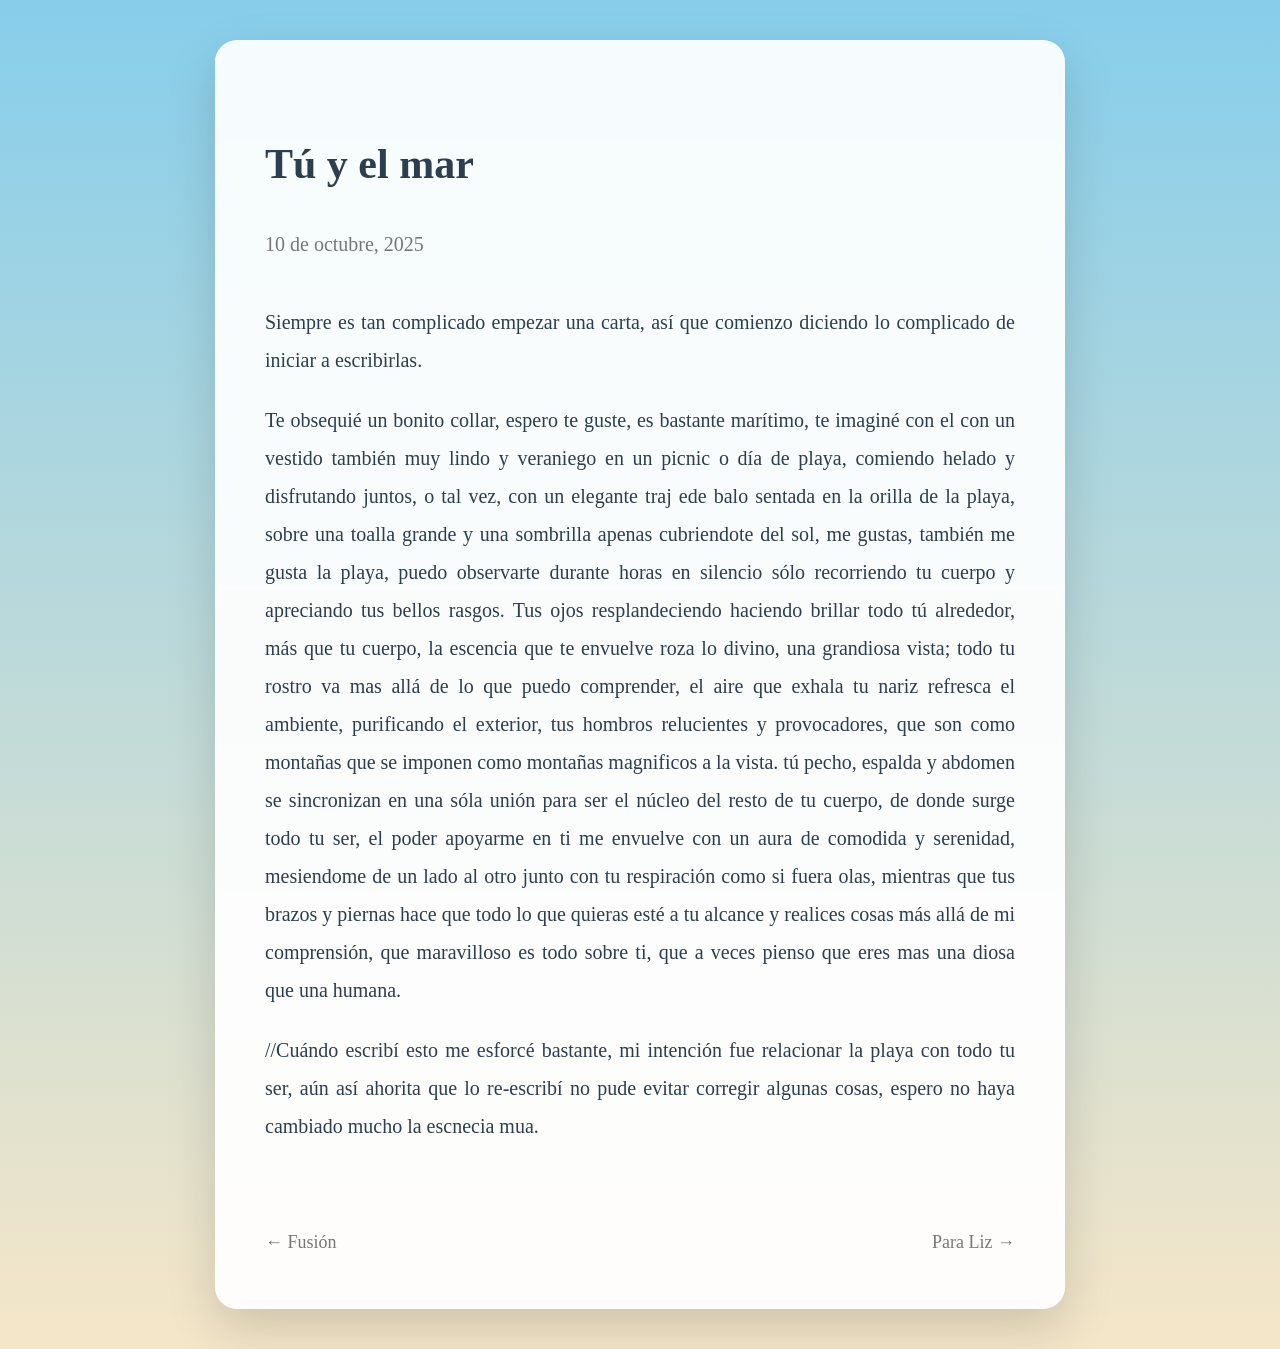
<file: textos/texto-009.html>
<!DOCTYPE html>
<html lang="es">
<head>
  <meta charset="UTF-8">
  <title>Tú y el mar</title>
  <link rel="stylesheet" href="../style.css">
  <link rel="stylesheet" href="../lectura.css">
</head>
<script src="../nav.js"></script>
<body class="playa">

  <article>
    <h1>Tú y el mar</h1>
    <p class="fecha">10 de octubre, 2025</p>
    <div class="contenido">
      <p>Siempre es tan complicado empezar una carta, así que comienzo diciendo lo complicado de iniciar a escribirlas.</p>
      <p>Te obsequié un bonito collar, espero te guste, es bastante marítimo, te imaginé con el con un vestido también muy lindo y veraniego en un picnic o día de playa, comiendo helado y disfrutando juntos, o tal vez, con un elegante traj ede balo sentada en la orilla de la playa, sobre una toalla grande y una sombrilla apenas cubriendote del sol, me gustas, también me gusta la playa, puedo observarte durante horas en silencio sólo recorriendo tu cuerpo y apreciando tus bellos rasgos. Tus ojos resplandeciendo haciendo brillar todo tú alrededor, más que tu cuerpo, la escencia que te envuelve roza lo divino, una grandiosa vista; todo tu rostro va mas allá de lo que puedo comprender, el aire que exhala tu nariz refresca el ambiente, purificando el exterior, tus hombros relucientes y provocadores, que son como montañas que se imponen como montañas magnificos a la vista. tú pecho, espalda y abdomen se sincronizan en una sóla unión para ser el núcleo del resto de tu cuerpo, de donde surge todo tu ser, el poder apoyarme en ti me envuelve con un aura de comodida y serenidad, mesiendome de un lado al otro junto con tu respiración como si fuera olas, mientras que tus brazos y piernas hace que todo lo que quieras esté a tu alcance y realices cosas más allá de mi comprensión, que maravilloso es todo sobre ti, que a veces pienso que eres mas una diosa que una humana.</p>
      <p>//Cuándo escribí esto me esforcé bastante, mi intención fue relacionar la playa con todo tu ser, aún así ahorita que lo re-escribí no pude evitar corregir algunas cosas, espero no haya cambiado mucho la escnecia mua. </p>
    </div>
    <nav class="nav-textos"></nav>
  </article>

</body>
</html>
</file>
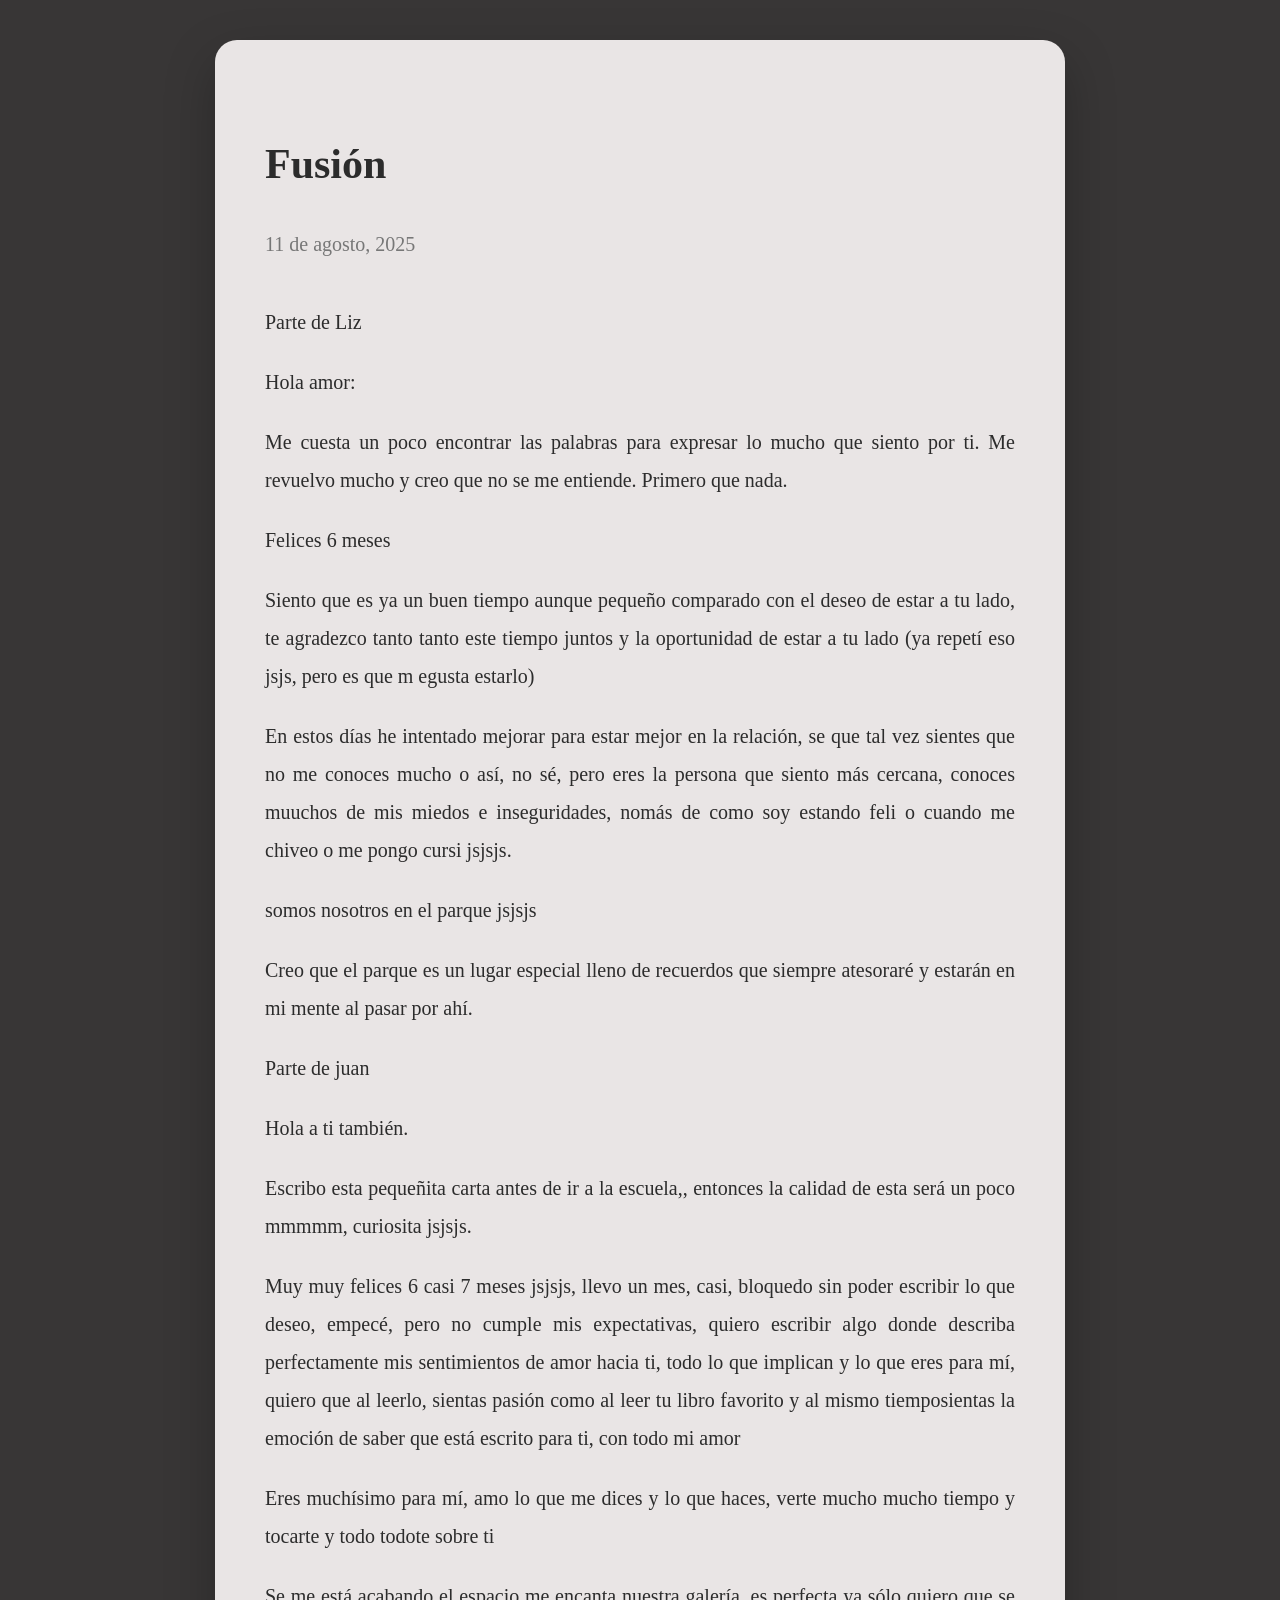
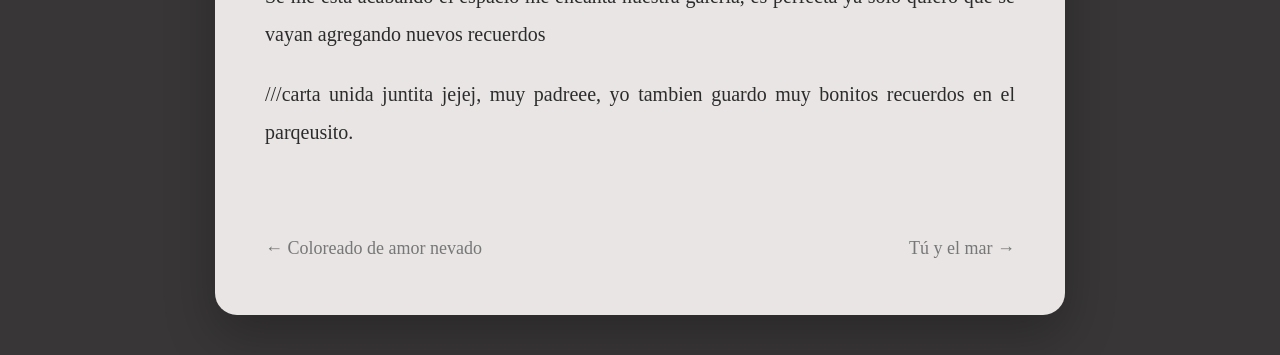
<file: textos/texto-010.html>
<!DOCTYPE html>
<html lang="es">
<head>
  <meta charset="UTF-8">
  <title>Fusión</title>
  <link rel="stylesheet" href="../style.css">
  <link rel="stylesheet" href="../lectura.css">
</head>
<script src="../nav.js"></script>
<body>

  <article>
    <h1>Fusión</h1>
    <p class="fecha">11 de agosto, 2025</p>
    <div class="contenido">
      <p>Parte de Liz</p>
      <p>Hola amor:</p>
      <p>Me cuesta un poco encontrar las palabras para expresar lo mucho que siento por ti. Me revuelvo mucho y creo que no se me entiende. Primero que nada.</p>
      <p>Felices 6 meses </p>
      <p>Siento que es ya un buen tiempo aunque pequeño comparado con el deseo de estar a tu lado, te agradezco tanto tanto este tiempo juntos y la oportunidad de estar a tu lado (ya repetí eso jsjs, pero es que m egusta estarlo)</p>
      <p>En estos días he intentado mejorar para estar mejor en la relación, se que tal vez sientes que no me conoces mucho o así, no sé, pero eres la persona que siento más cercana, conoces muuchos de mis miedos e inseguridades, nomás de como soy estando feli o cuando me chiveo o me pongo cursi jsjsjs.</p>
      
      <p>somos nosotros en el parque jsjsjs</p>
      <p>Creo que el parque es un lugar especial lleno de recuerdos que siempre atesoraré y estarán en mi mente al pasar por ahí.</p>
      <p>Parte de juan</p>
      <p>Hola a ti también.</p>
      <p>Escribo esta pequeñita carta antes de ir a la escuela,, entonces la calidad de esta será un poco mmmmm, curiosita jsjsjs.</p>
      <p>Muy muy felices 6 casi 7 meses jsjsjs, llevo un mes, casi, bloquedo sin poder escribir lo que deseo, empecé, pero no cumple mis expectativas, quiero escribir algo donde describa perfectamente mis sentimientos de amor hacia ti, todo lo que implican y lo que eres para mí, quiero que al leerlo, sientas pasión como al leer tu libro favorito y al mismo tiemposientas la emoción de saber que está escrito para ti, con todo mi amor</p>
      <p>Eres muchísimo para mí, amo lo que me dices y lo que haces, verte mucho mucho tiempo y tocarte y todo todote sobre ti</p>
      <p>Se me está acabando el espacio me encanta nuestra galería, es perfecta ya sólo quiero que se vayan agregando nuevos recuerdos</p>

      <p>///carta unida juntita jejej, muy padreee, yo tambien guardo muy bonitos recuerdos en el parqeusito.</p>
    </div>
    <nav class="nav-textos"></nav>
  </article>

</body>
</html>
</file>
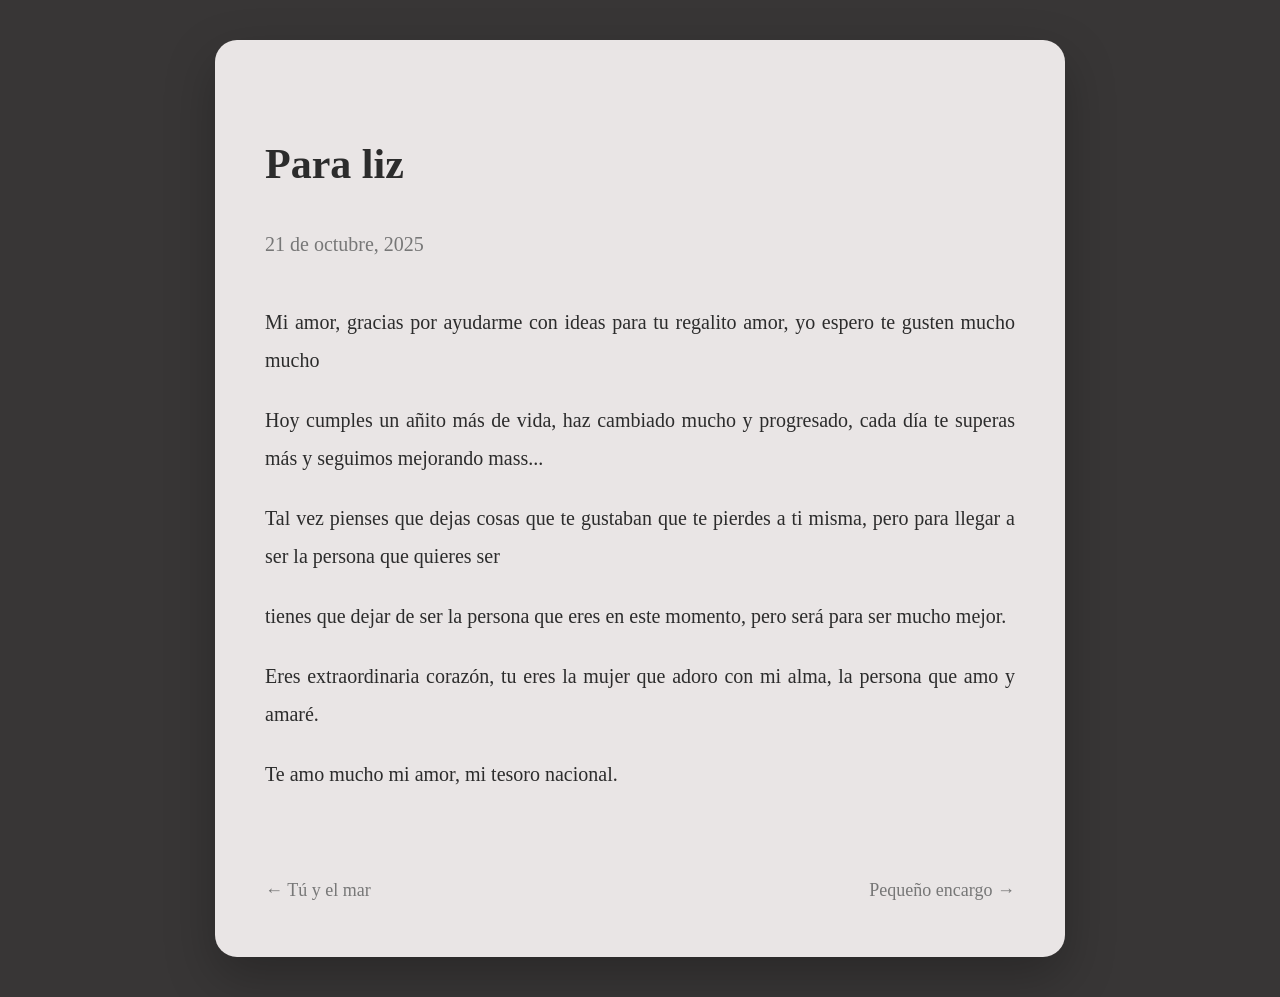
<file: textos/texto-011.html>
<!DOCTYPE html>
<html lang="es">
<head>
  <meta charset="UTF-8">
  <title>Para liz</title>
  <link rel="stylesheet" href="../style.css">
  <link rel="stylesheet" href="../lectura.css">
</head>
<script src="../nav.js"></script>
<body>

  <article>
    <h1>Para liz</h1>
    <p class="fecha">21 de octubre, 2025</p>
    <div class="contenido">
      <p>Mi amor, gracias por ayudarme con ideas para tu regalito amor, yo espero te gusten mucho mucho</p>
      <p>Hoy cumples un añito más de vida, haz cambiado mucho y progresado, cada día te superas más y seguimos mejorando mass...</p>
      <p>Tal vez pienses que dejas cosas que te gustaban que te pierdes a ti misma, pero para llegar a ser la persona que quieres ser</p>
      <p>tienes que dejar de ser la persona que eres en este momento, pero será para ser mucho mejor.</p>
      <p>Eres extraordinaria corazón, tu eres la mujer que adoro con mi alma, la persona que amo y amaré.</p>
      <p>Te amo mucho mi amor, mi tesoro nacional.</p>
      
    </div>
    <nav class="nav-textos"></nav>
  </article>

</body>
</html>
</file>
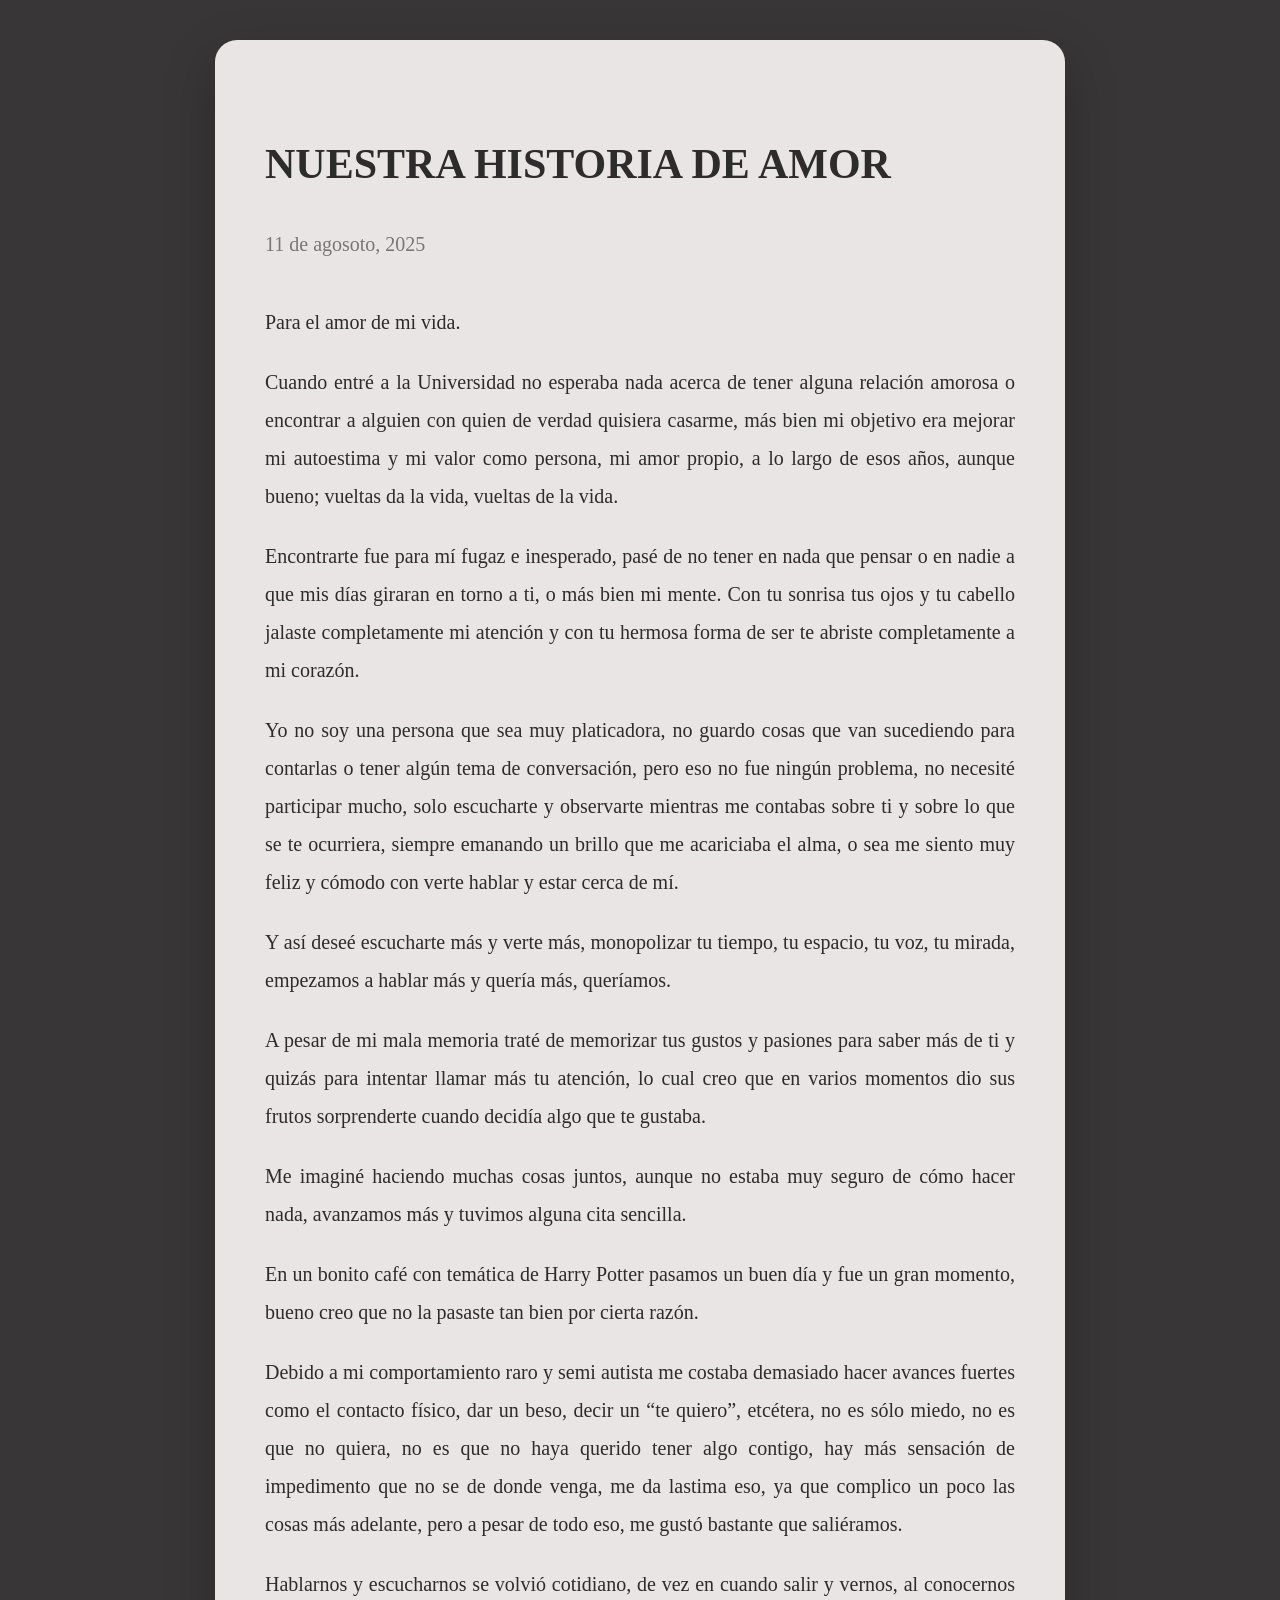
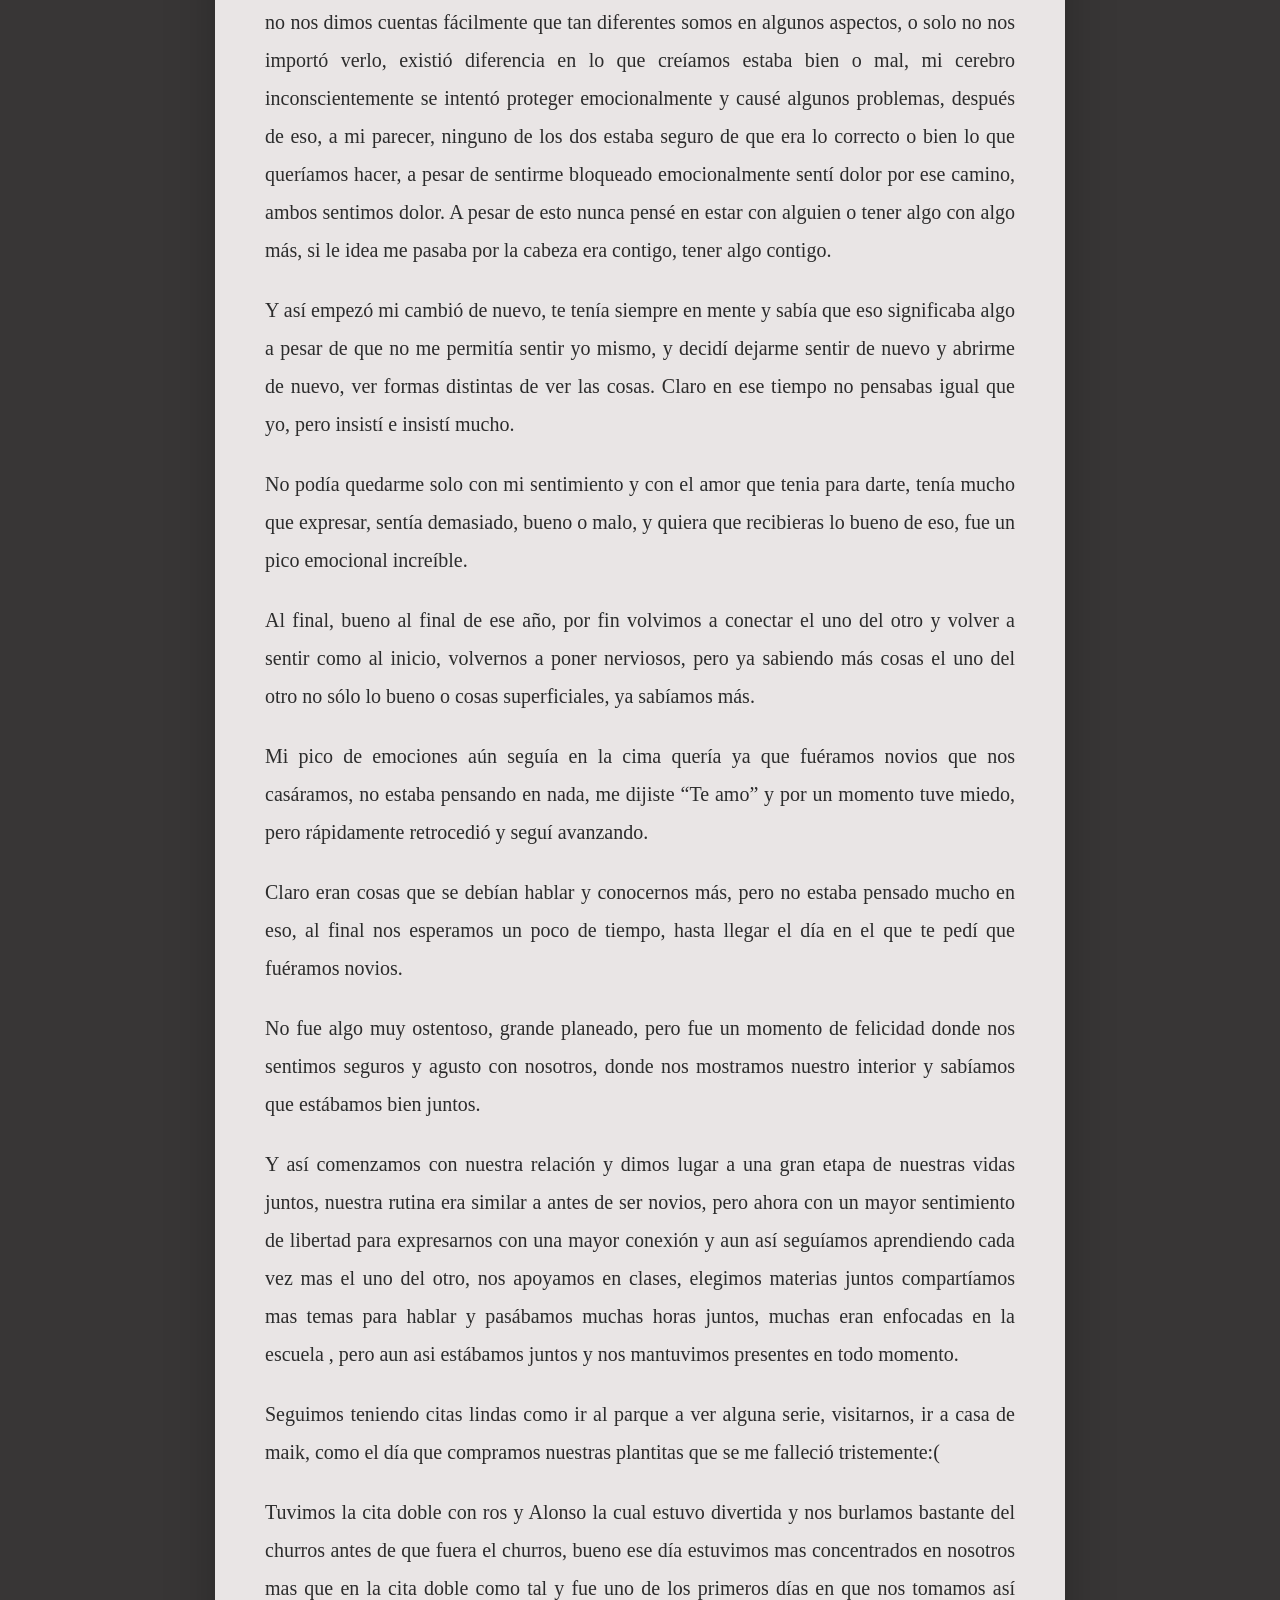
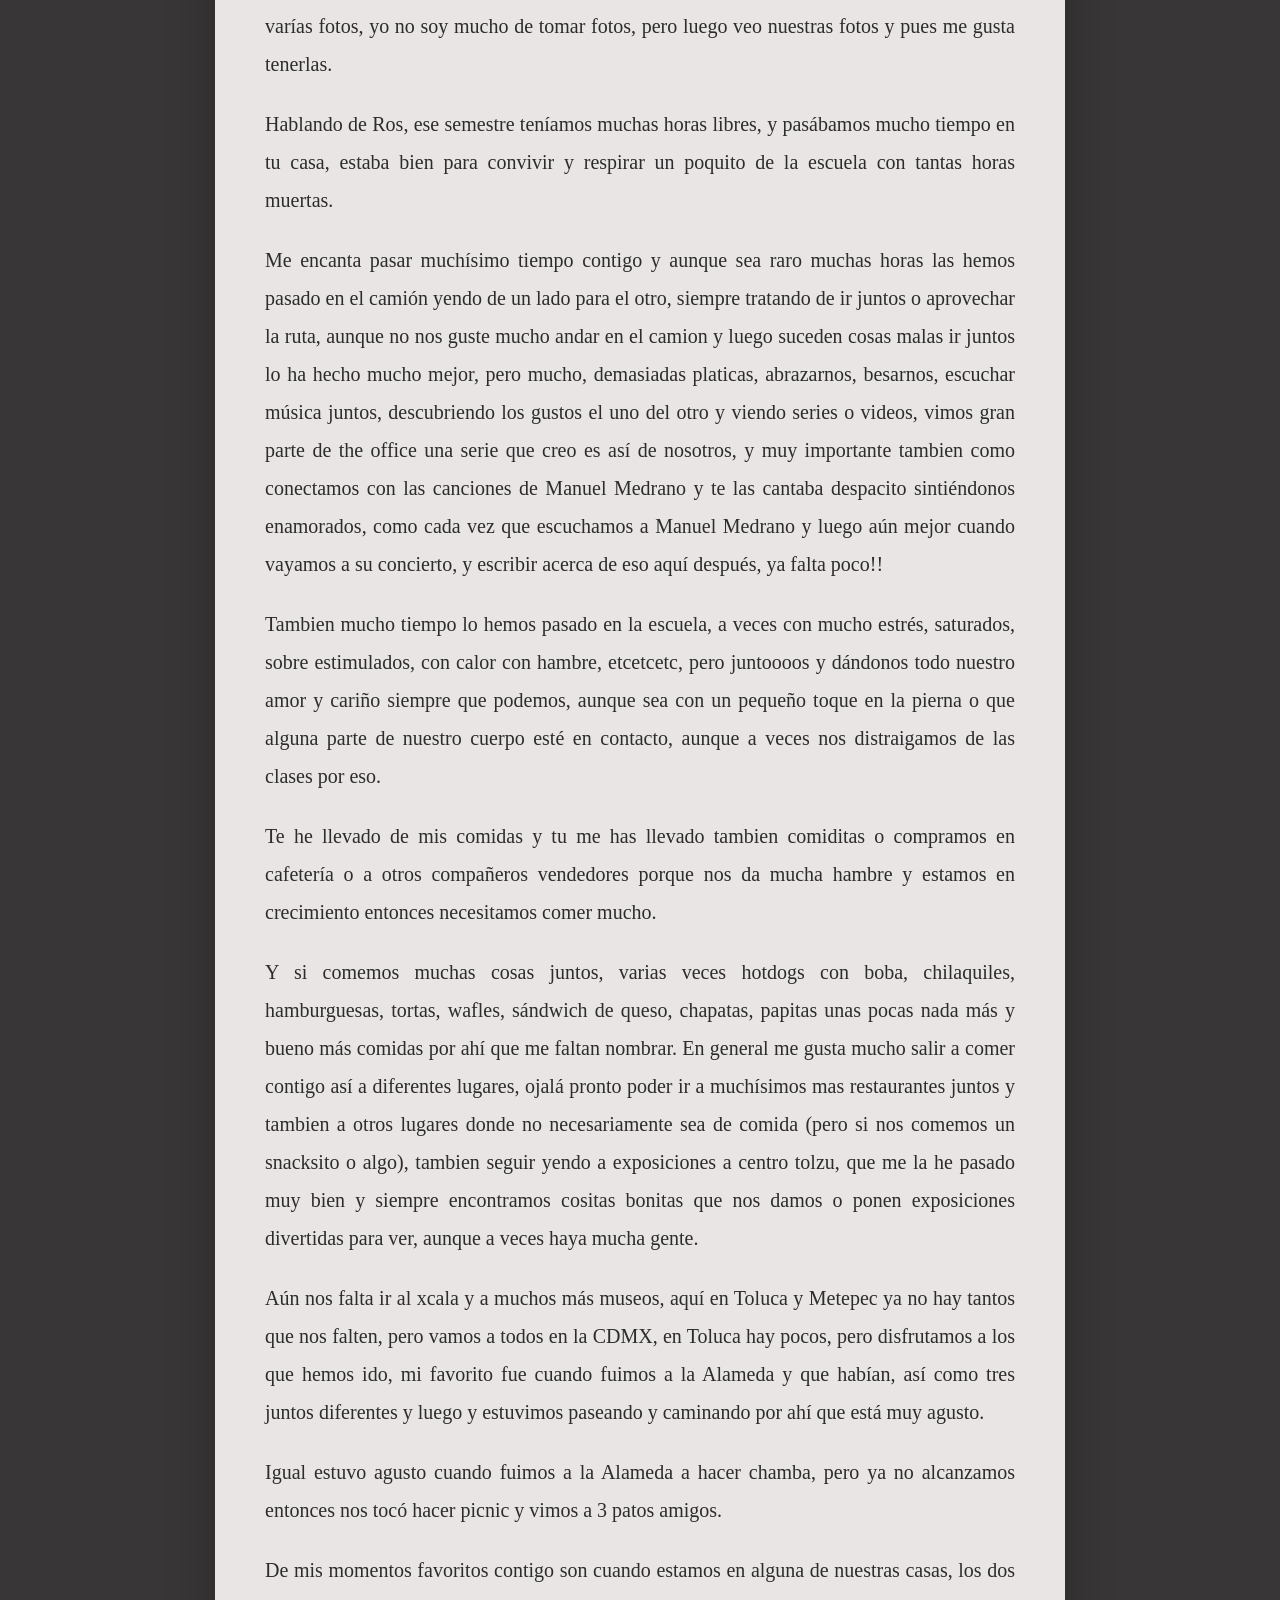
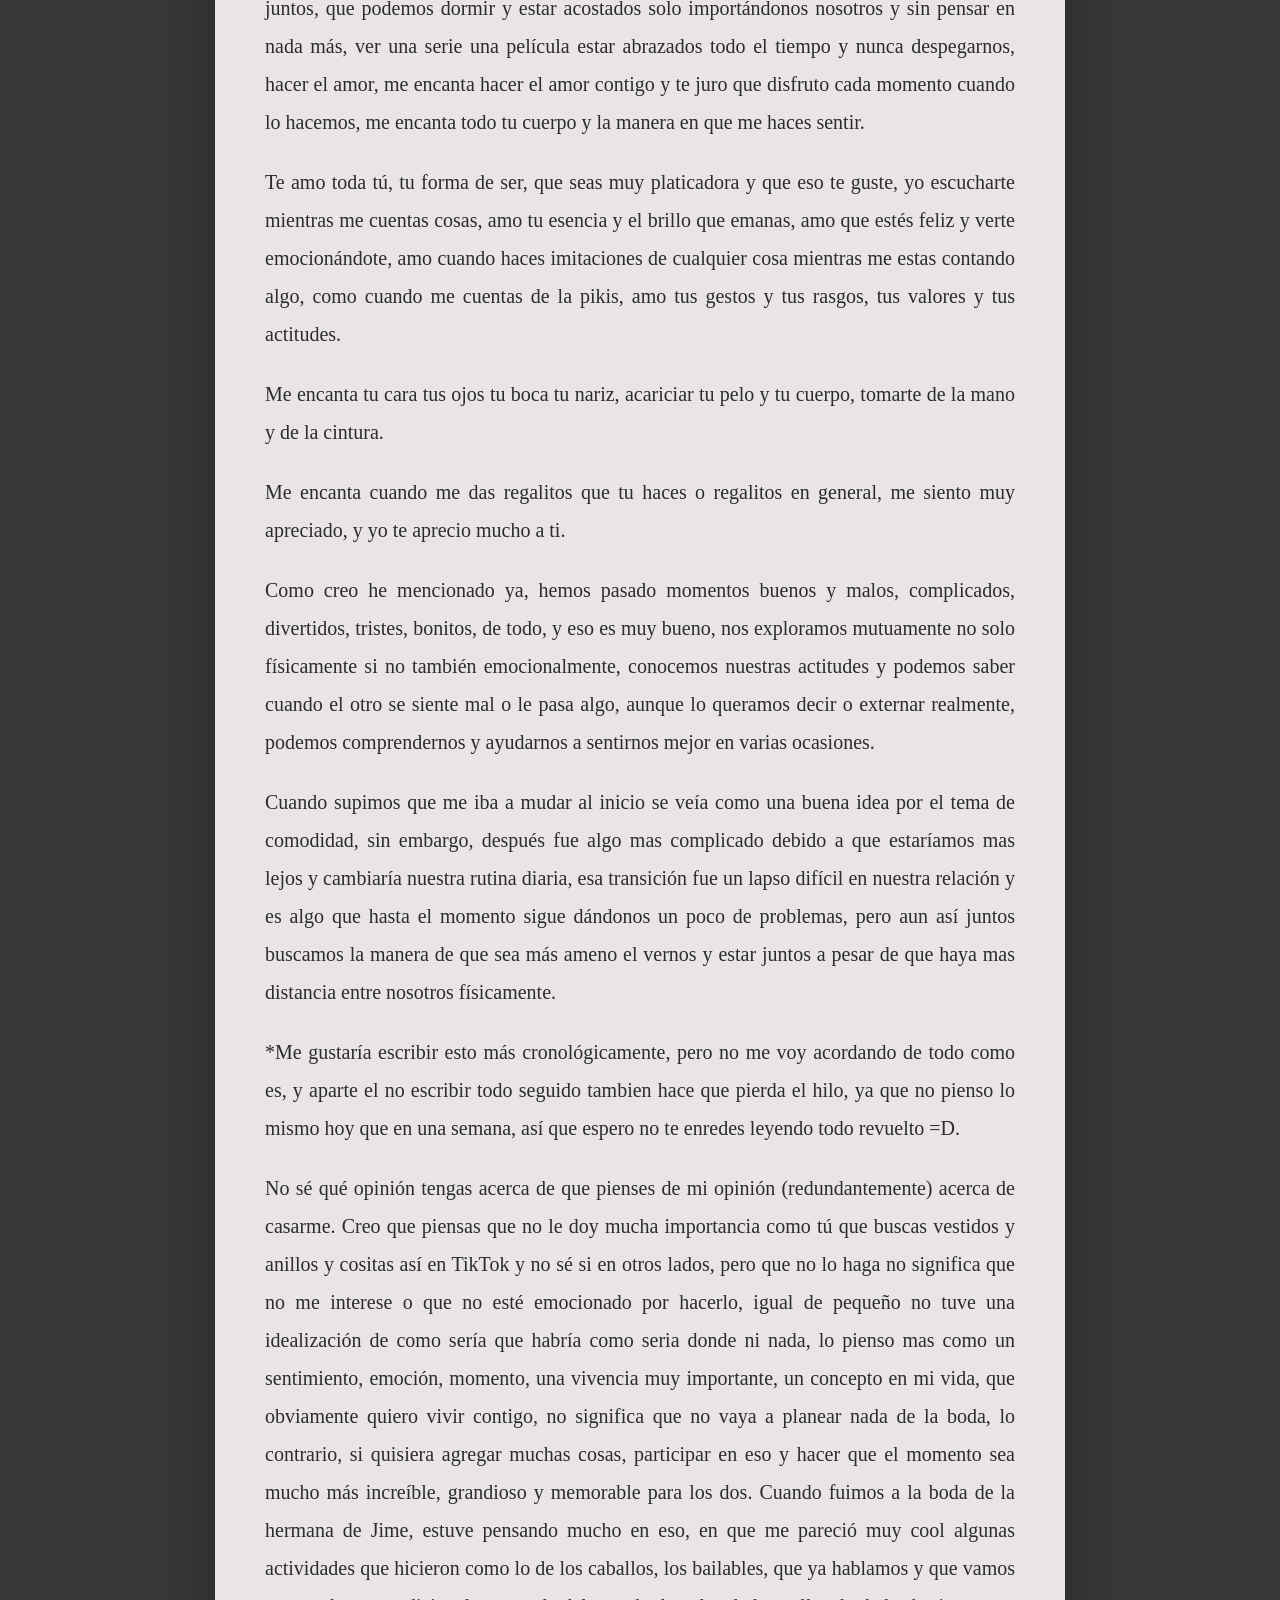
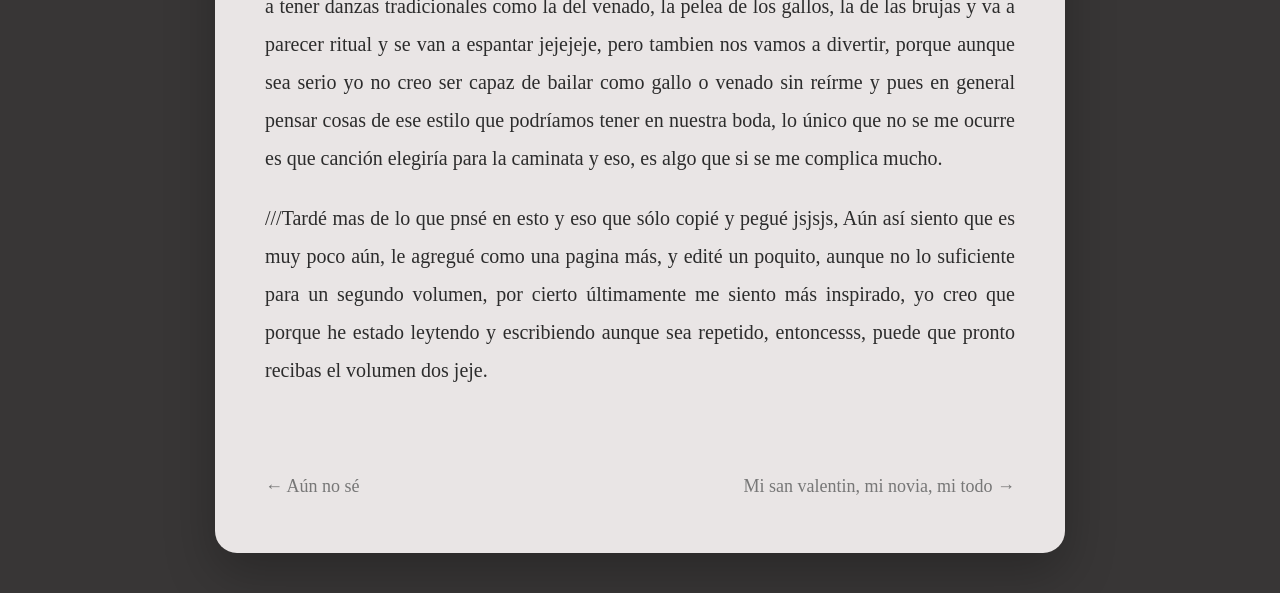
<file: textos/texto-012.html>
<!DOCTYPE html>
<html lang="es">
<head>
  <meta charset="UTF-8">
  <title>NUESTRA HISTORIA DE AMOR</title>
  <link rel="stylesheet" href="../style.css">
  <link rel="stylesheet" href="../lectura.css">
</head>
<script src="../nav.js"></script>
<body>

  <article>
    <h1>NUESTRA HISTORIA DE AMOR</h1>
    <p class="fecha">11 de agosoto, 2025</p>
    <div class="contenido">
      <p>Para el amor de mi vida.</p>
      <p>Cuando entré a la Universidad no esperaba nada acerca de tener alguna relación amorosa o encontrar a alguien con quien de verdad quisiera casarme, más bien mi objetivo era mejorar mi autoestima y mi valor como persona, mi amor propio, a lo largo de esos años, aunque bueno; vueltas da la vida, vueltas de la vida.</p>
      <p>Encontrarte fue para mí fugaz e inesperado, pasé de no tener en nada que pensar o en nadie a que mis días giraran en torno a ti, o más bien mi mente. Con tu sonrisa tus ojos y tu cabello jalaste completamente mi atención y con tu hermosa forma de ser te abriste completamente a mi corazón.</p>
      <p>Yo no soy una persona que sea muy platicadora, no guardo cosas que van sucediendo para contarlas o tener algún tema de conversación, pero eso no fue ningún problema, no necesité participar mucho, solo escucharte y observarte mientras me contabas sobre ti y sobre lo que se te ocurriera, siempre emanando un brillo que me acariciaba el alma, o sea me siento muy feliz y cómodo con verte hablar y estar cerca de mí.</p>
      <p>Y así deseé escucharte más y verte más, monopolizar tu tiempo, tu espacio, tu voz, tu mirada, empezamos a hablar más y quería más, queríamos.</p>
      <p>A pesar de mi mala memoria traté de memorizar tus gustos y pasiones para saber más de ti y quizás para intentar llamar más tu atención, lo cual creo que en varios momentos dio sus frutos sorprenderte cuando decidía algo que te gustaba.</p>
      <p>Me imaginé haciendo muchas cosas juntos, aunque no estaba muy seguro de cómo hacer nada,  avanzamos más y tuvimos alguna cita sencilla.</p>
      <p>En un bonito café con temática de Harry Potter pasamos un buen día y fue un gran momento, bueno creo que no la pasaste tan bien por cierta razón. </p>
      <p>Debido a mi comportamiento raro y semi autista me costaba demasiado hacer avances fuertes como el contacto físico, dar un beso, decir un “te quiero”, etcétera, no es sólo miedo, no es que no quiera, no es que no haya querido tener algo contigo, hay más sensación de impedimento que no se de donde venga, me da lastima eso, ya que complico un poco las cosas más adelante, pero a pesar de todo eso, me gustó bastante que saliéramos.</p>
      <p>Hablarnos y escucharnos se volvió cotidiano, de vez en cuando salir y vernos, al conocernos no nos dimos cuentas fácilmente que tan diferentes somos en algunos aspectos, o solo no nos importó verlo, existió diferencia en lo que creíamos estaba bien o mal, mi cerebro inconscientemente se intentó proteger emocionalmente y causé algunos problemas, después de eso, a mi parecer, ninguno de los dos estaba seguro de que era lo correcto o bien lo que queríamos hacer, a pesar de sentirme bloqueado emocionalmente sentí dolor por ese camino, ambos sentimos dolor. A pesar de esto nunca pensé en estar con alguien o tener algo con algo más, si le idea me pasaba por la cabeza era contigo, tener algo contigo.</p>
      <p>Y así empezó mi cambió de nuevo, te tenía siempre en mente y sabía que eso significaba algo a pesar de que no me permitía sentir yo mismo, y decidí dejarme sentir de nuevo y abrirme de nuevo, ver formas distintas de ver las cosas. Claro en ese tiempo no pensabas igual que yo, pero insistí e insistí mucho.</p>
      <p>No podía quedarme solo con mi sentimiento y con el amor que tenia para darte, tenía mucho que expresar, sentía demasiado, bueno o malo, y quiera que recibieras lo bueno de eso, fue un pico emocional increíble. </p>
      <p>Al final, bueno al final de ese año, por fin volvimos a conectar el uno del otro y volver a sentir como al inicio, volvernos a poner nerviosos, pero ya sabiendo más cosas el uno del otro no sólo lo bueno o cosas superficiales, ya sabíamos más.</p>
      <p>Mi pico de emociones aún seguía en la cima quería ya que fuéramos novios que nos casáramos, no estaba pensando en nada, me dijiste “Te amo” y por un momento tuve miedo, pero rápidamente retrocedió y seguí avanzando.</p>
      <p>Claro eran cosas que se debían hablar y conocernos más, pero no estaba pensado mucho en eso, al final nos esperamos un poco de tiempo, hasta llegar el día en el que te pedí que fuéramos novios. </p>
      <p>No fue algo muy ostentoso, grande planeado, pero fue un momento de felicidad donde nos sentimos seguros y agusto con nosotros, donde nos mostramos nuestro interior y sabíamos que estábamos bien juntos. </p>
      <p>Y así comenzamos con nuestra relación y dimos lugar a una gran etapa de nuestras vidas juntos, nuestra rutina era similar a antes de ser novios, pero ahora con un mayor sentimiento de libertad para expresarnos con una mayor conexión y aun así seguíamos aprendiendo cada vez mas el uno del otro, nos apoyamos en clases, elegimos materias juntos compartíamos mas temas para hablar y pasábamos muchas horas juntos, muchas eran enfocadas en la escuela , pero aun asi estábamos juntos y nos mantuvimos presentes en todo momento.</p>
      <p>Seguimos teniendo citas lindas como ir al parque a ver alguna serie, visitarnos, ir a casa de maik, como el día que compramos nuestras plantitas que se me falleció tristemente:(</p>
      <p>Tuvimos la cita doble con ros y Alonso la cual estuvo divertida y nos burlamos bastante del churros antes de que fuera el churros, bueno ese día estuvimos mas concentrados en nosotros mas que en la cita doble como tal y fue uno de los primeros días en que nos tomamos así varías fotos, yo no soy mucho de tomar fotos, pero luego veo nuestras fotos y pues me gusta tenerlas.</p>
      <p>Hablando de Ros, ese semestre teníamos muchas horas libres, y pasábamos mucho tiempo en tu casa, estaba bien para convivir y respirar un poquito de la escuela con tantas horas muertas.</p>
      <p>Me encanta pasar muchísimo tiempo contigo y aunque sea raro muchas horas las hemos pasado en el camión yendo de un lado para el otro, siempre tratando de ir juntos o aprovechar la ruta, aunque no nos guste mucho andar en el camion y luego suceden cosas malas ir juntos lo ha hecho mucho mejor, pero mucho, demasiadas platicas, abrazarnos, besarnos, escuchar música juntos, descubriendo los gustos el uno del otro y viendo series o videos, vimos gran parte de the office una serie que creo es así de nosotros, y muy importante tambien como conectamos con las canciones de Manuel Medrano y te las cantaba despacito sintiéndonos enamorados, como cada vez que escuchamos a Manuel Medrano y luego aún mejor cuando vayamos a su concierto, y escribir acerca de eso aquí después, ya falta poco!!</p>
      <p>Tambien mucho tiempo lo hemos pasado en la escuela, a veces con mucho estrés, saturados, sobre estimulados, con calor con hambre, etcetcetc, pero juntoooos y dándonos todo nuestro amor y cariño siempre que podemos, aunque sea con un pequeño toque en la pierna o que alguna parte de nuestro cuerpo esté en contacto, aunque a veces nos distraigamos de las clases por eso.</p>
      <p>Te he llevado de mis comidas y tu me has llevado tambien comiditas o compramos en cafetería o a otros compañeros vendedores porque nos da mucha hambre y estamos en crecimiento entonces necesitamos comer mucho.</p>
      <p>Y si comemos muchas cosas juntos, varias veces hotdogs con boba, chilaquiles, hamburguesas, tortas, wafles, sándwich de queso, chapatas, papitas unas pocas nada más y bueno más comidas por ahí que me faltan nombrar. En general me gusta mucho salir a comer contigo así a diferentes lugares, ojalá pronto poder ir a muchísimos mas restaurantes juntos y tambien a otros lugares donde no necesariamente sea de comida (pero si nos comemos un snacksito o algo), tambien seguir yendo a exposiciones a centro tolzu, que me la he pasado muy bien y siempre encontramos cositas bonitas que nos damos o ponen exposiciones divertidas para ver, aunque a veces haya mucha gente.</p>
      <p>Aún nos falta ir al xcala y a muchos más museos, aquí en Toluca y Metepec ya no hay tantos que nos falten, pero vamos a todos en la CDMX, en Toluca hay pocos, pero disfrutamos a los que hemos ido, mi favorito fue cuando fuimos a la Alameda y que habían, así como tres juntos diferentes y luego y estuvimos paseando y caminando por ahí que está muy agusto.</p>
      <p>Igual estuvo agusto cuando fuimos a la Alameda a hacer chamba, pero ya no alcanzamos entonces nos tocó hacer picnic y vimos a 3 patos amigos.</p>
      <p>De mis momentos favoritos contigo son cuando estamos en alguna de nuestras casas, los dos juntos, que podemos dormir y estar acostados solo importándonos nosotros y sin pensar en nada más, ver una serie una película estar abrazados todo el tiempo y nunca despegarnos, hacer el amor, me encanta hacer el amor contigo y te juro que disfruto cada momento cuando lo hacemos, me encanta todo tu cuerpo y la manera en que me haces sentir.</p>
      <p>Te amo toda tú, tu forma de ser, que seas muy platicadora y que eso te guste, yo escucharte mientras me cuentas cosas, amo tu esencia y el brillo que emanas, amo que estés feliz y verte emocionándote, amo cuando haces imitaciones de cualquier cosa mientras me estas contando algo, como cuando me cuentas de la pikis, amo tus gestos y tus rasgos, tus valores y tus actitudes.</p>
      <p>Me encanta tu cara tus ojos tu boca tu nariz, acariciar tu pelo y tu cuerpo, tomarte de la mano y de la cintura.</p>
      <p>Me encanta cuando me das regalitos que tu haces o regalitos en general, me siento muy apreciado, y yo te aprecio mucho a ti.</p>
      <p>Como creo he mencionado ya, hemos pasado momentos buenos y malos, complicados, divertidos, tristes, bonitos, de todo, y eso es muy bueno, nos exploramos mutuamente no solo físicamente si no también emocionalmente, conocemos nuestras actitudes y podemos saber cuando el otro se siente mal o le pasa algo, aunque lo queramos decir o externar realmente, podemos comprendernos y ayudarnos a sentirnos mejor en varias ocasiones.</p>
      <p>Cuando supimos que me iba a mudar al inicio se veía como una buena idea por el tema de comodidad, sin embargo, después fue algo mas complicado debido a que estaríamos mas lejos y cambiaría nuestra rutina diaria, esa transición fue un lapso difícil en nuestra relación y es algo que hasta el momento sigue dándonos un poco de problemas, pero aun así juntos buscamos la manera de que sea más ameno el vernos y estar juntos a pesar de que haya mas distancia entre nosotros físicamente.</p>
      <p>*Me gustaría escribir esto más cronológicamente, pero no me voy acordando de todo como es, y aparte el no escribir todo seguido tambien hace que pierda el hilo, ya que no pienso lo mismo hoy que en una semana, así que espero no te enredes leyendo todo revuelto =D.</p>
      <p>No sé qué opinión tengas acerca de que pienses de mi opinión (redundantemente) acerca de casarme. Creo que piensas que no le doy mucha importancia como tú que buscas vestidos y anillos y cositas así en TikTok y no sé si en otros lados, pero que no lo haga no significa que no me interese o que no esté emocionado por hacerlo, igual de pequeño no tuve una idealización de como sería que habría como seria donde ni nada, lo pienso mas como un sentimiento, emoción, momento, una vivencia muy importante, un concepto en mi vida, que obviamente quiero vivir contigo, no significa que no vaya a planear nada de la boda, lo contrario, si quisiera agregar muchas cosas, participar en eso y hacer que el momento sea mucho más increíble, grandioso y memorable para los dos. Cuando fuimos a la boda de la hermana de Jime, estuve pensando mucho en eso, en que me pareció muy cool algunas actividades que hicieron como lo de los caballos, los bailables, que ya hablamos y que vamos a tener danzas tradicionales como la del venado, la pelea de los gallos, la de las brujas y va a parecer ritual y se van a espantar jejejeje, pero tambien nos vamos a divertir, porque aunque sea serio yo no creo ser capaz de bailar como gallo o venado sin reírme y pues en general pensar cosas de ese estilo que podríamos tener en nuestra boda, lo único que no se me ocurre es que canción elegiría para la caminata y eso, es algo que si se me complica mucho.</p>
      <P>///Tardé mas de lo que pnsé en esto y eso que sólo copié y pegué jsjsjs, Aún así siento que es muy poco aún, le agregué como una pagina más, y edité un poquito, aunque no lo suficiente para un segundo volumen, por cierto últimamente me siento más inspirado, yo creo que porque he estado leytendo y escribiendo aunque sea repetido, entoncesss, puede que pronto recibas el volumen dos jeje.</P>
    </div>
    <nav class="nav-textos"></nav>
  </article>

</body>
</html>
</file>
<file: style.css>
body {
  font-family: Georgia, "Times New Roman", serif;
  background-color: #f4f1ec;
  color: #222;
  margin: 0;
  padding: 40px;
}

h1 {
  font-size: 42px;
  margin-bottom: 10px;
}

p {
  font-size: 20px;
  max-width: 1000px;
  text-align: justify;
}
.destacado img {
  width: 100%;
  max-height: 350px;
  object-fit: cover;
  border-radius: 12px;
  margin-bottom: 20px;
}
.portada {
  width: 100%;
  max-height: 350px;
  overflow: hidden;
  border-radius: 14px;
  margin-bottom: 20px;
}

.portada img {
  width: 100%;
  height: 100%;
  object-fit: cover;
}
.portada-principal {
  width: 100%;
  max-height: 360px;
  object-fit: cover;
  border-radius: 14px;
  margin-bottom: 20px;
}
.banner {
  background-color: #e0ddd7;
  padding: 40px 20px;
  margin: -40px -40px 40px -40px;
  text-align: center;
}

.banner h1 {
  margin: 0;
  font-size: 48px;
}
.banner {
  position: relative;
}

.icono {
  position: absolute;
  top: 10px;
  width: 100px;
}

.izquierda {
  left: 40px;
}

.derecha {
  right: 40px;
}
.seccion {
  display: flex;
  align-items: center;
  gap: 20px;
  margin: 60px 0 30px;
  color: #555;
  font-size: 18px;
}

.seccion::before,
.seccion::after {
  content: "";
  flex: 1;
  height: 1px;
  background: #bbb;
}
#ultimos {
  display: flex;
  gap: 20px;
  flex-wrap: wrap;
}
.tarjeta {
  width: 260px;
  padding: 20px;
  border: 1px solid #ccc;
  border-radius: 14px;
  background: white;
  transition: transform 0.2s ease, box-shadow 0.2s ease;
}
.tarjeta:hover {
  transform: scale(1.04);
  box-shadow: 0 8px 20px rgba(0,0,0,0.12);
}
.tarjeta h3 {
  margin: 0 0 8px;
  font-size: 20px;
}

.tarjeta .fecha {
  font-size: 13px;
  color: #777;
  margin-bottom: 12px;
}

.tarjeta a {
  text-decoration: none;
  color: #222;
  font-weight: bold;
}

.proximamente {
  display: flex;
  align-items: center;
  justify-content: center;
  font-style: italic;
  color: #777;
}

a {
  color: #881818;
  text-decoration: none;
}

a:hover {
  text-decoration: underline;
}
.tarjeta a {
  color: #881818;
  font-weight: 600;
}
.intro {
  text-align: center;
  max-width: 800px;
  margin: 20px auto 50px auto;
  font-size: 22px;
}
.stats {
  display: flex;
  gap: 30px;
  margin: 70px 0;
  justify-content: center;
  flex-wrap: wrap;
}

.stat-card {
  width: 260px;
  padding: 28px 20px;
  border-radius: 18px;
  background: white;
  border: 1px solid #ccc;
  text-align: center;
  display: flex;
  flex-direction: column;
  gap: 8px;
  transition: transform 0.2s ease, box-shadow 0.2s ease;
}

.stat-card:hover {
  transform: scale(1.04);
  box-shadow: 0 8px 20px rgba(0,0,0,0.08);
}

.stat-card h3 {
  margin: 0 0 10px;
  font-size: 18px;
  color: #555;
}

.stat-card p {
  margin: 0;
  font-size: 36px;
  font-weight: bold;
  color: #881818;
}

.stat-card.proximamente {
  display: flex;
  align-items: center;
  justify-content: center;
  font-style: italic;
  color: #777;
}
.corazones {
  position: fixed;
  inset: 0;
  pointer-events: none;
  overflow: hidden;
  z-index: 0;
}

.corazon {
  position: absolute;
  font-size: 18px;
  opacity: 0.08;
  animation: flotar 14s linear infinite;
}

@keyframes flotar {
  from {
    transform: translateY(110vh) scale(1);
  }
  to {
    transform: translateY(-10vh) scale(1.4);
  }
}
</file>
<file: lectura.css>
/* ===== ESTILO GENERAL DE LECTURA ===== */

body {
  background-color: #383636;
  color: #ffffff;
  margin: 0;
  padding: 40px 20px;
  display: flex;
  justify-content: center;
}

article {
  max-width: 750px;
  width: 100%;
  line-height: 1.9;
  background: rgb(233, 229, 229);
  color: #2c2c2c;
  padding: 50px;
  border-radius: 22px;
  box-shadow: 0 20px 50px rgba(0,0,0,0.25);
}

article h1 {
  font-size: 42px;
  margin-bottom: 10px;
}

.fecha {
  color: #777;
  margin-bottom: 40px;
}

.contenido p {
  font-size: 20px;
  margin-bottom: 22px;
}
/* */
article {
  text-shadow: 0 0 1px rgba(255,255,255,0.05);
}
.img-lateral {
  position:absolute;
  width: 230px;
  top:100px
}
.img-lateral img {
  width: 100%;
  border-radius: 12px;
}
.img-lateral.izquierda {
  left: 100px;
}

.img-lateral.derecha {
  right: 100px;
}
.nav-textos {
  display: flex;
  justify-content: space-between;
  margin-top: 80px;
  font-size: 18px;
  color: #777;
}

.nav-textos a {
  text-decoration: none;
  color: #777;
}

.nav-textos a:hover {
  color: #000;
}
body.navidad {
  background: rgba(230, 128, 128, 0.95);
  
  color: #8b6f6f;
}

body.navidad article {
  background: linear-gradient(to bottom, #388b5b, #1c4220);
  color: #0e0909;
  border-radius: 18px;
  padding: 40px;
}
/* ===== SAN VALENTIN ===== */

body.valentin {
  background: linear-gradient(135deg, #2b0d14, #4a1620);
  color: #f8f1f3;
}

body.valentin article {
  background: #fff5f7;
  color: #3a1f24;
  border-radius: 20px;
  padding: 45px;
  box-shadow: 0 20px 40px rgba(0,0,0,0.2);
}

body.valentin h1 {
  color: #b03052;
}

body.valentin .fecha {
  color: #8a3b4b;
  font-style: italic;
}
.corazones-valentin {
  position: fixed;
  top: 0;
  left: 0;
  width: 100%;
  height: 100%;
  pointer-events: none;
  overflow: hidden;
  z-index: -1; /* <- clave */
}

.corazon-v {
  position: absolute;
  font-size: 18px;
  opacity: 0.06;
  animation: flotarV 18s linear infinite;
}

@keyframes flotarV {
  from { transform: translateY(110vh); }
  to { transform: translateY(-10vh); }
}
/* ===== PLAYA ===== */

body.playa {
  background: linear-gradient(to bottom, #87CEEB 0%, #f5e6c8 100%);
  color: #2c3e50;
}

body.playa article {
  background: rgba(255, 255, 255, 0.92);
  color: #2c3e50;
  border-radius: 22px;
  padding: 50px;
  box-shadow: 0 20px 50px rgba(0,0,0,0.15);
  backdrop-filter: blur(4px);
}
</file>
